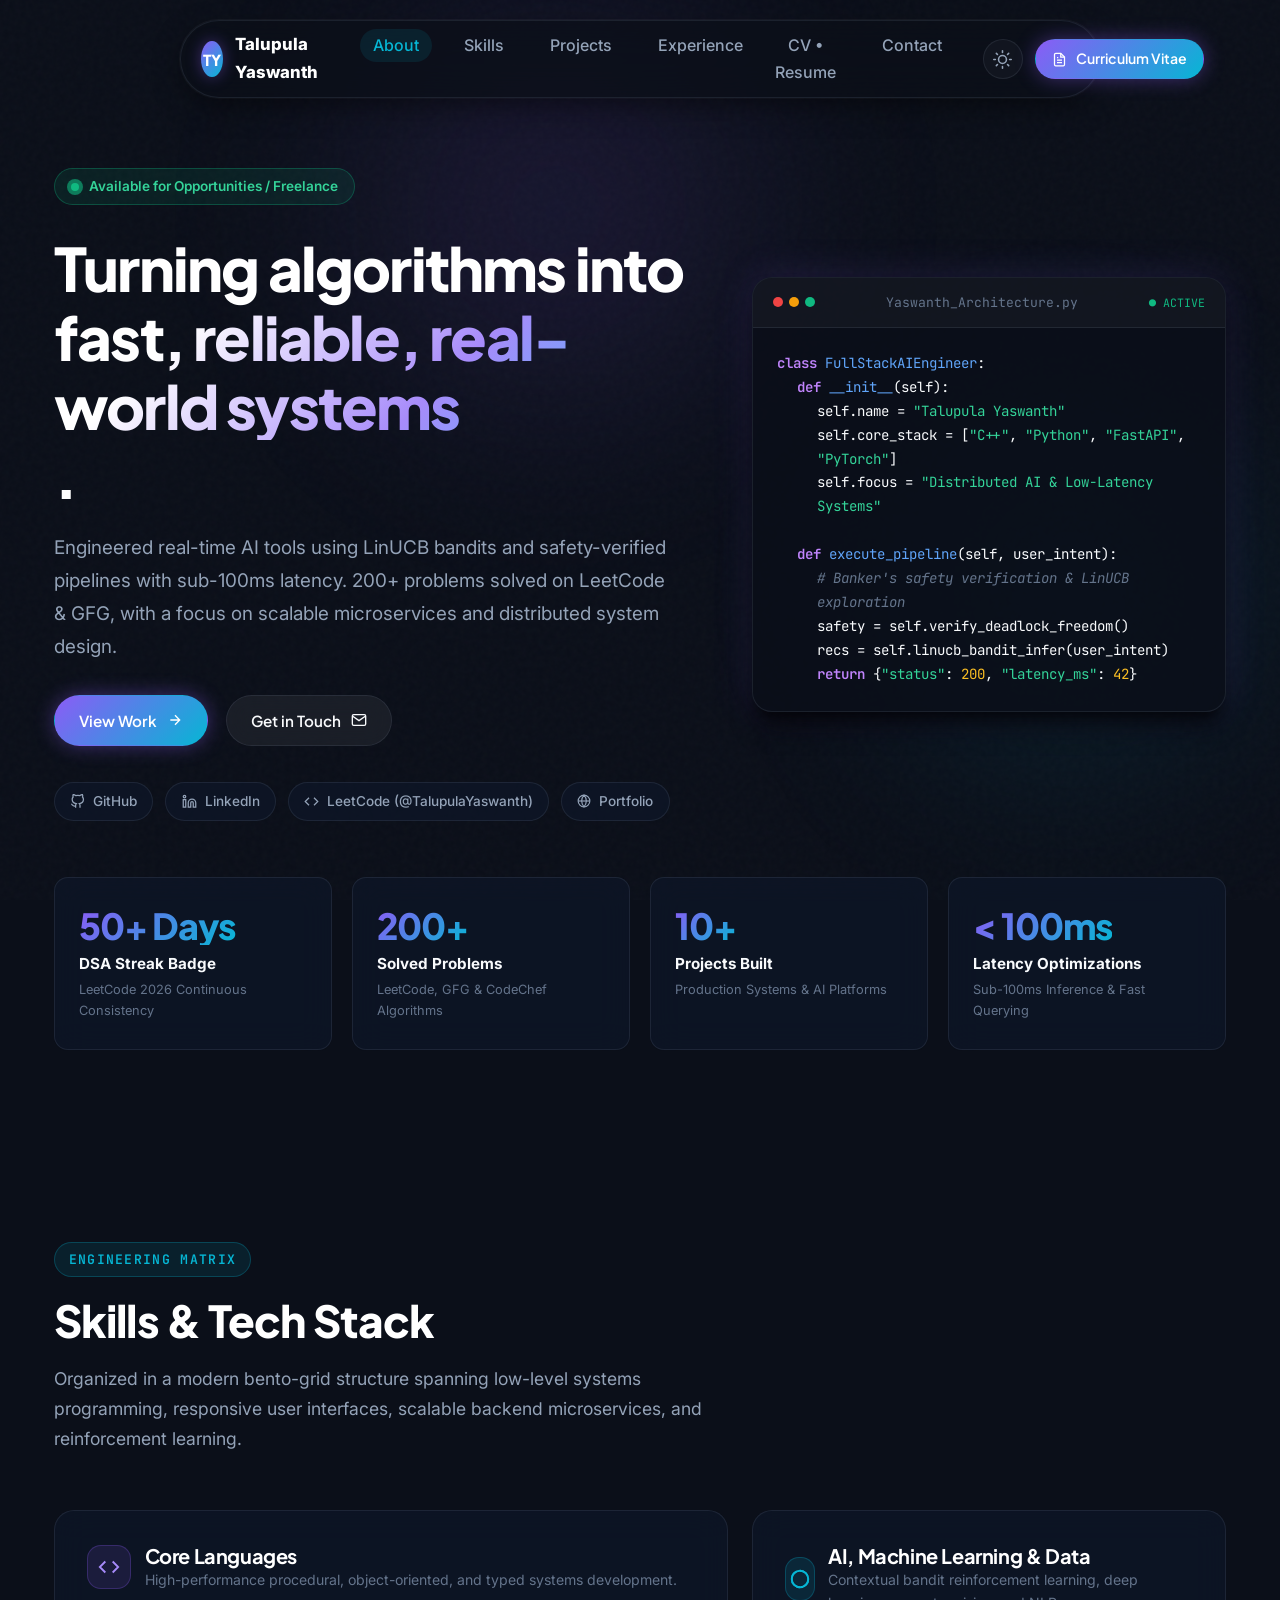
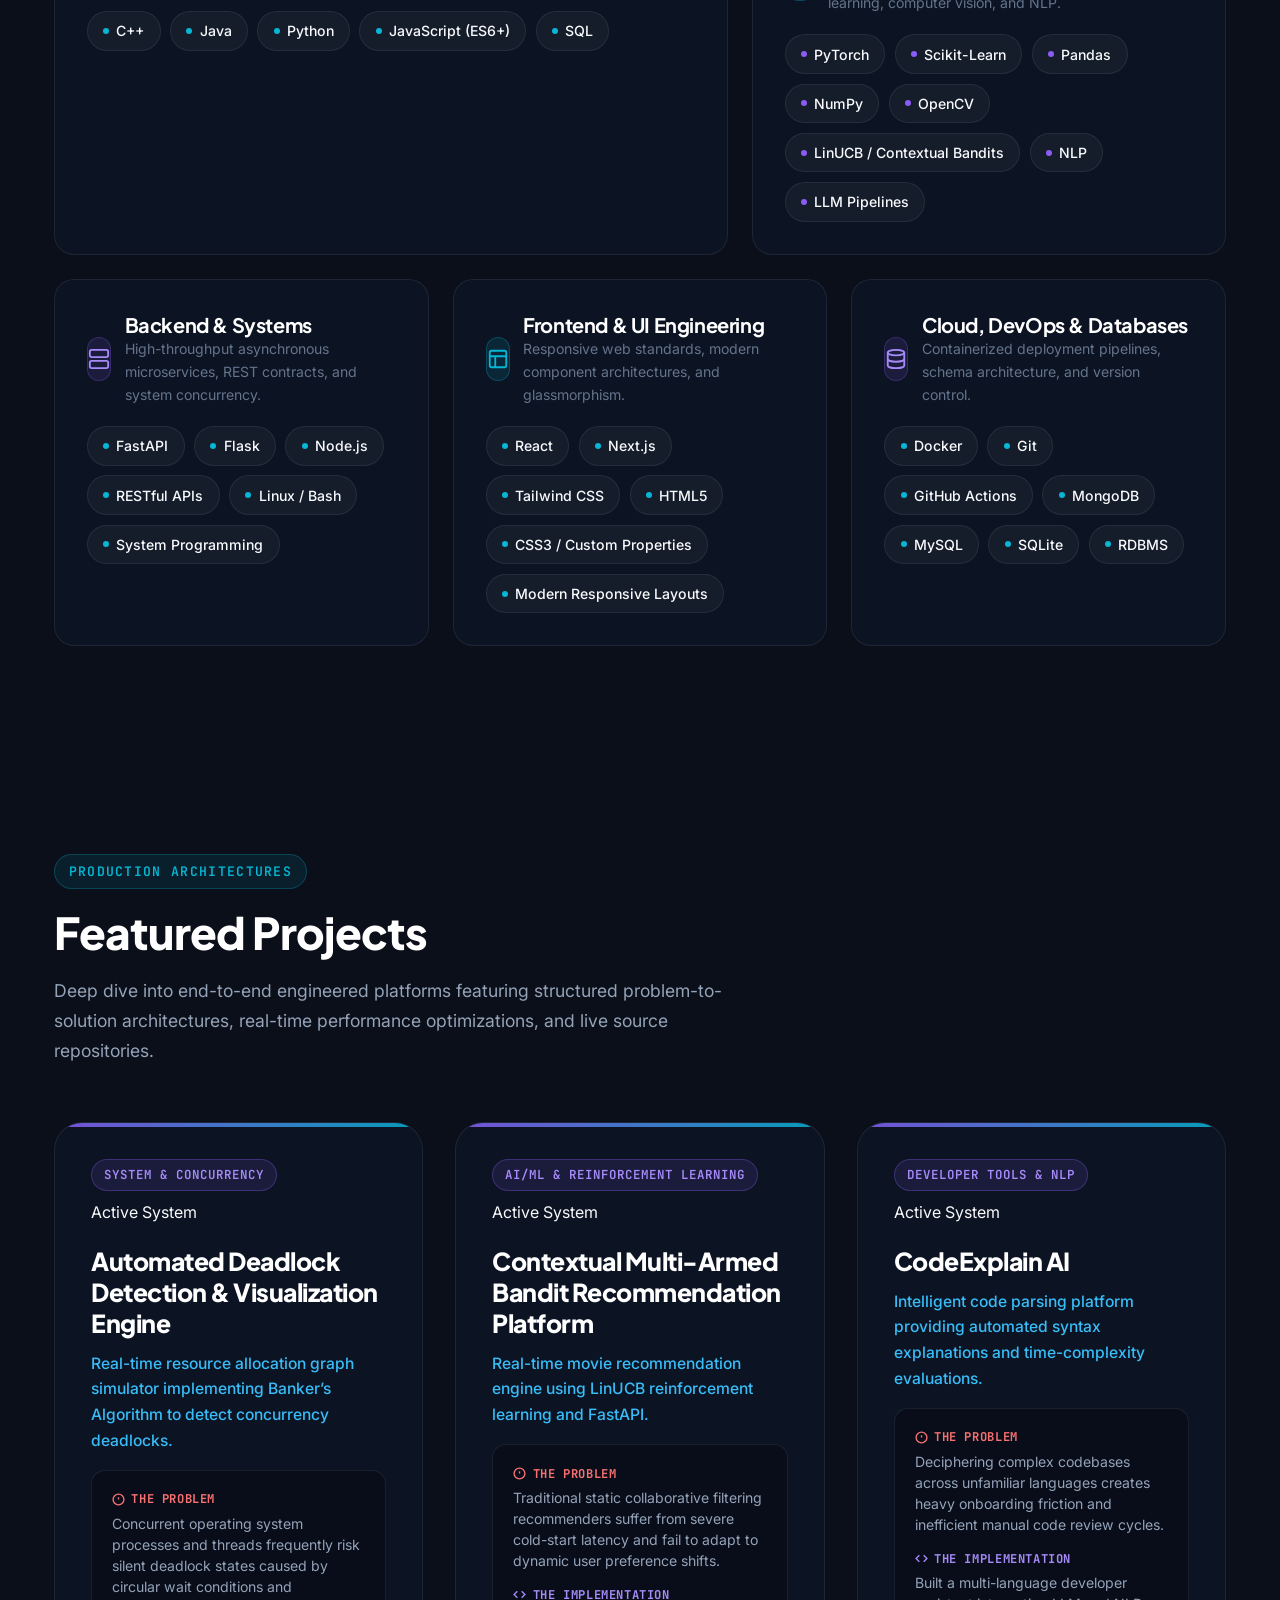
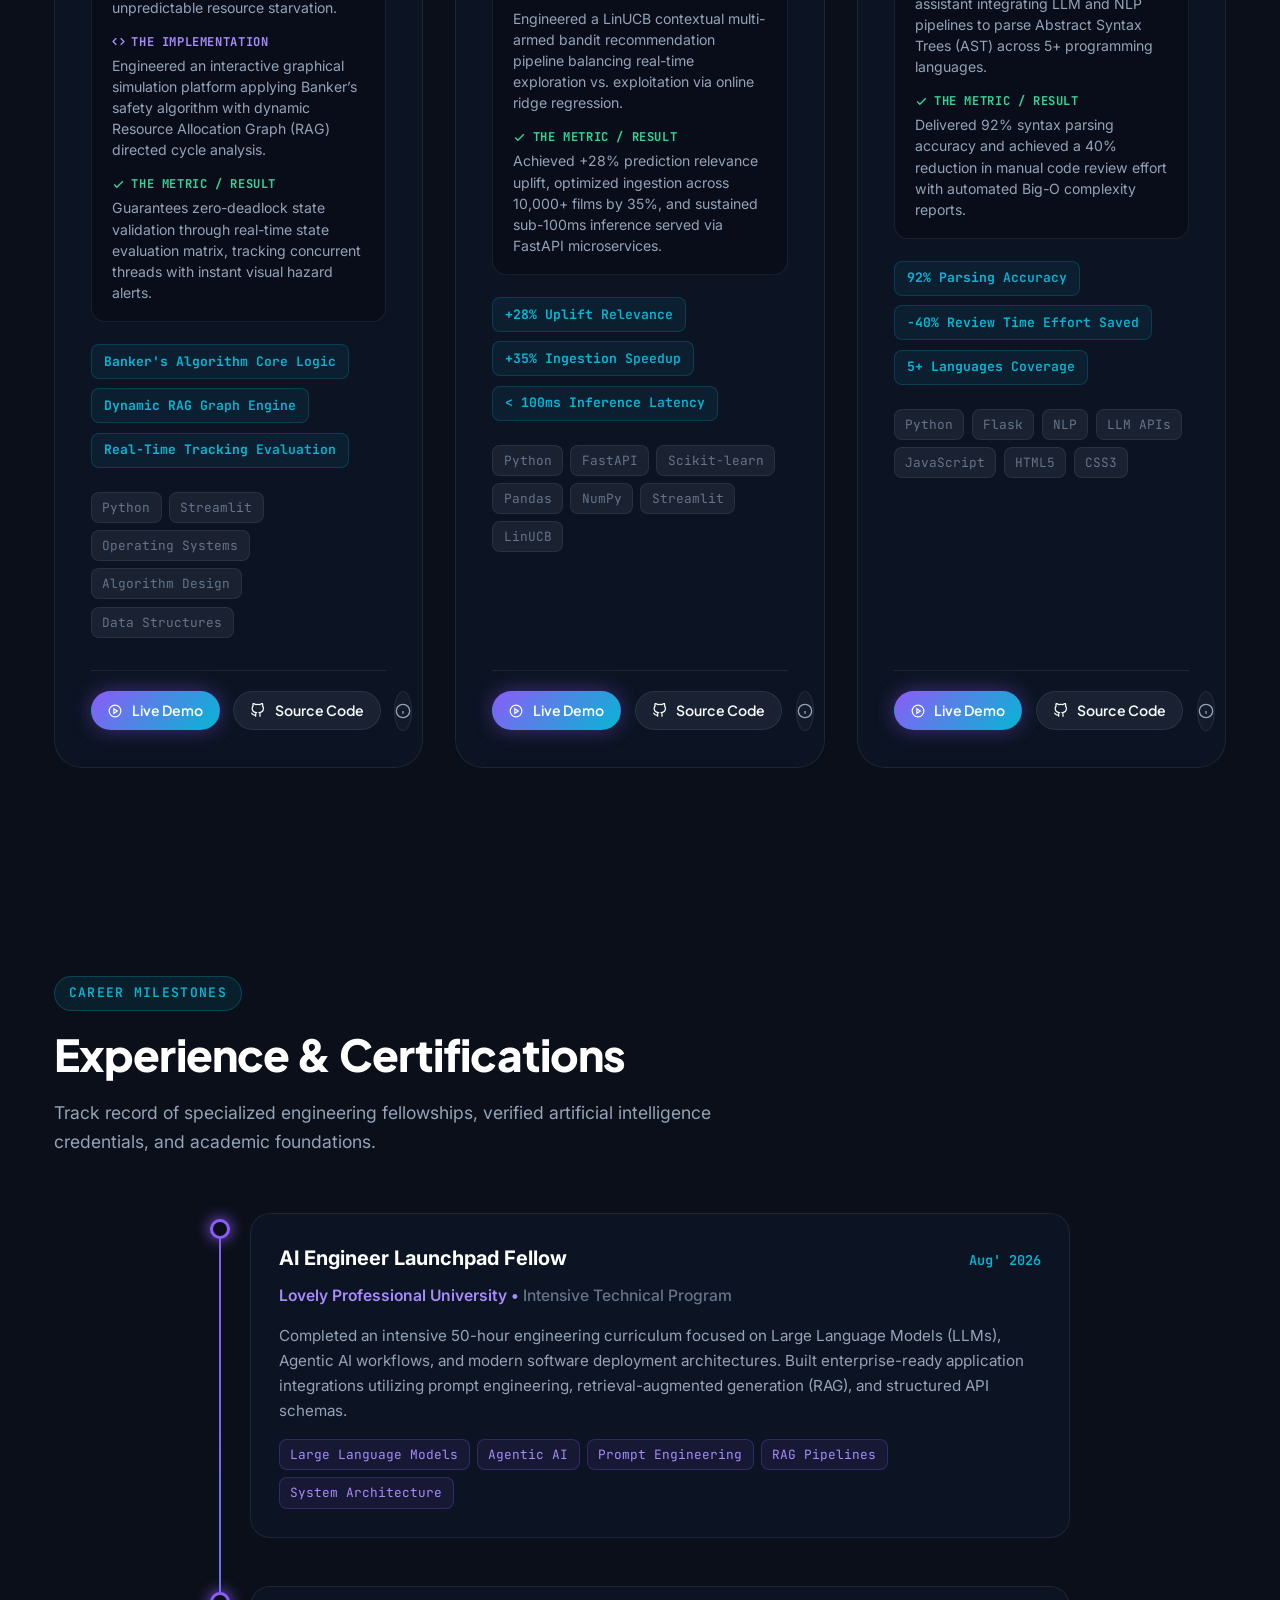
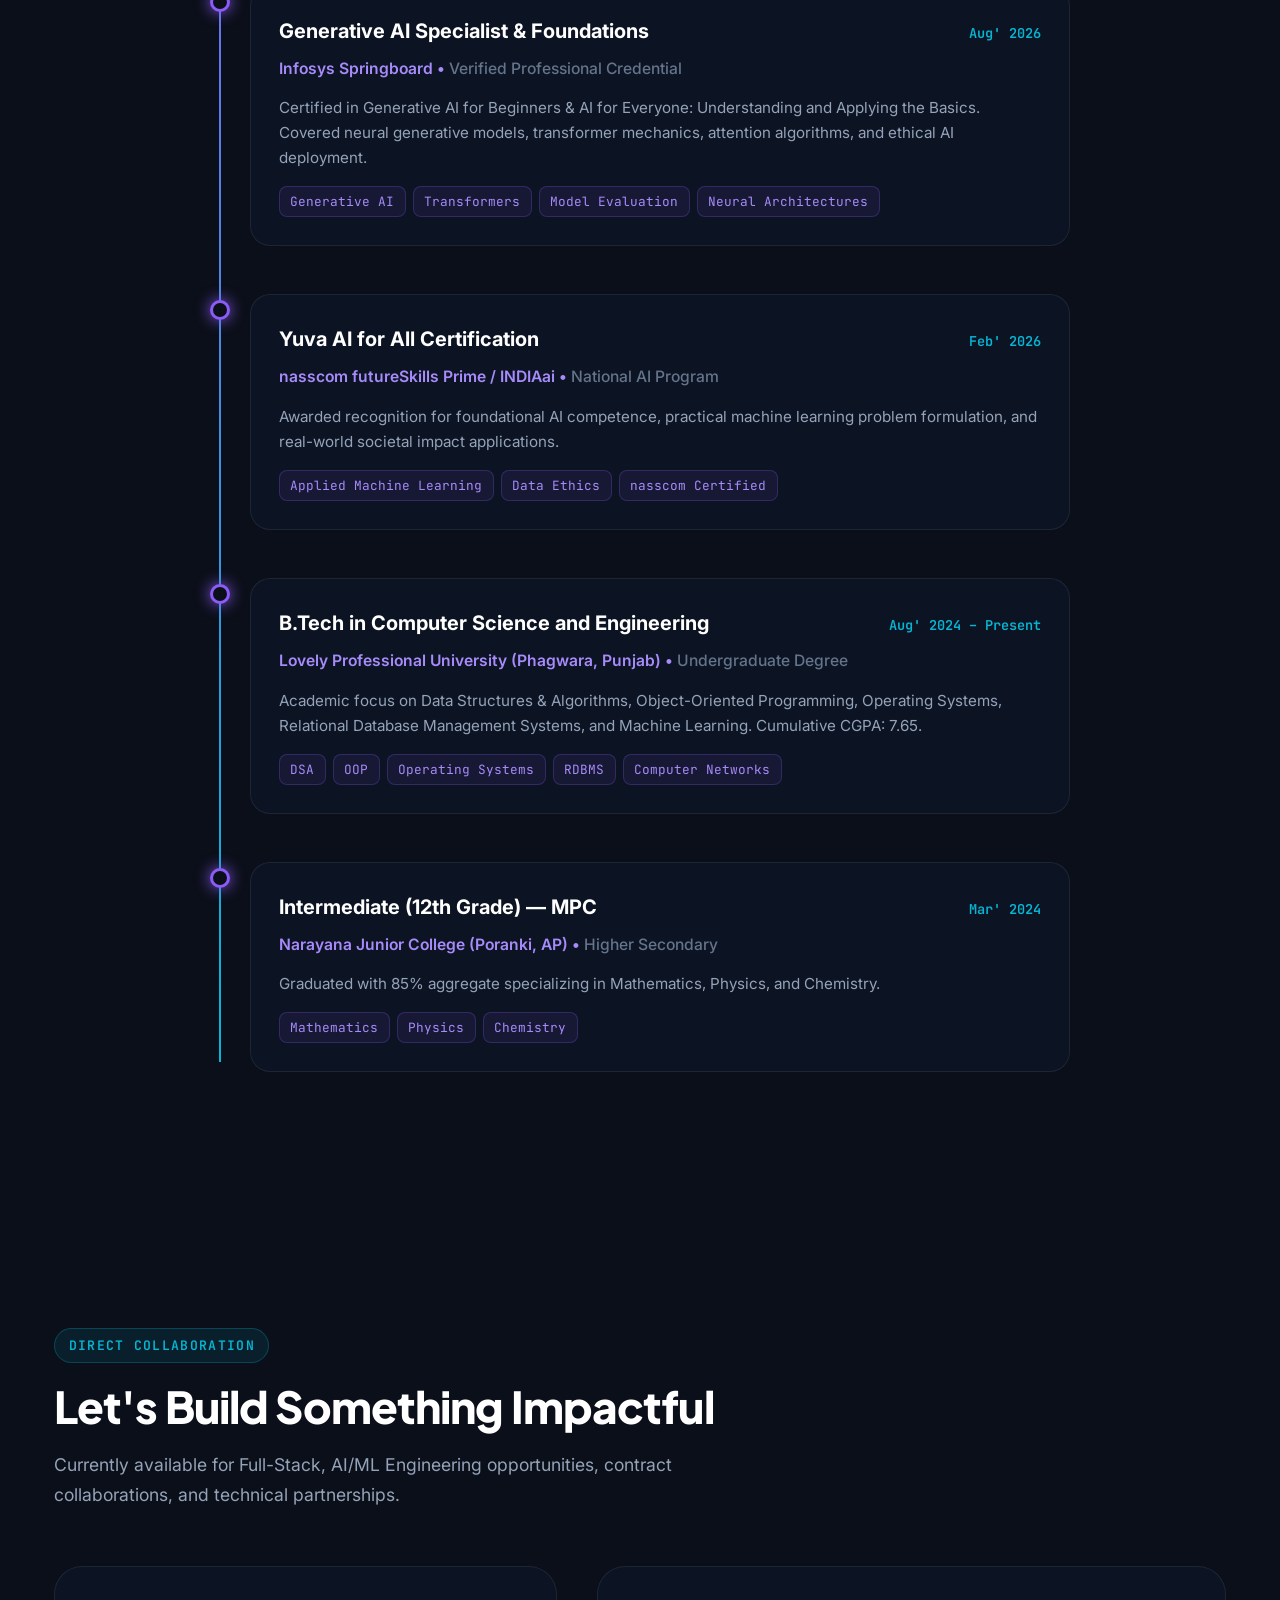
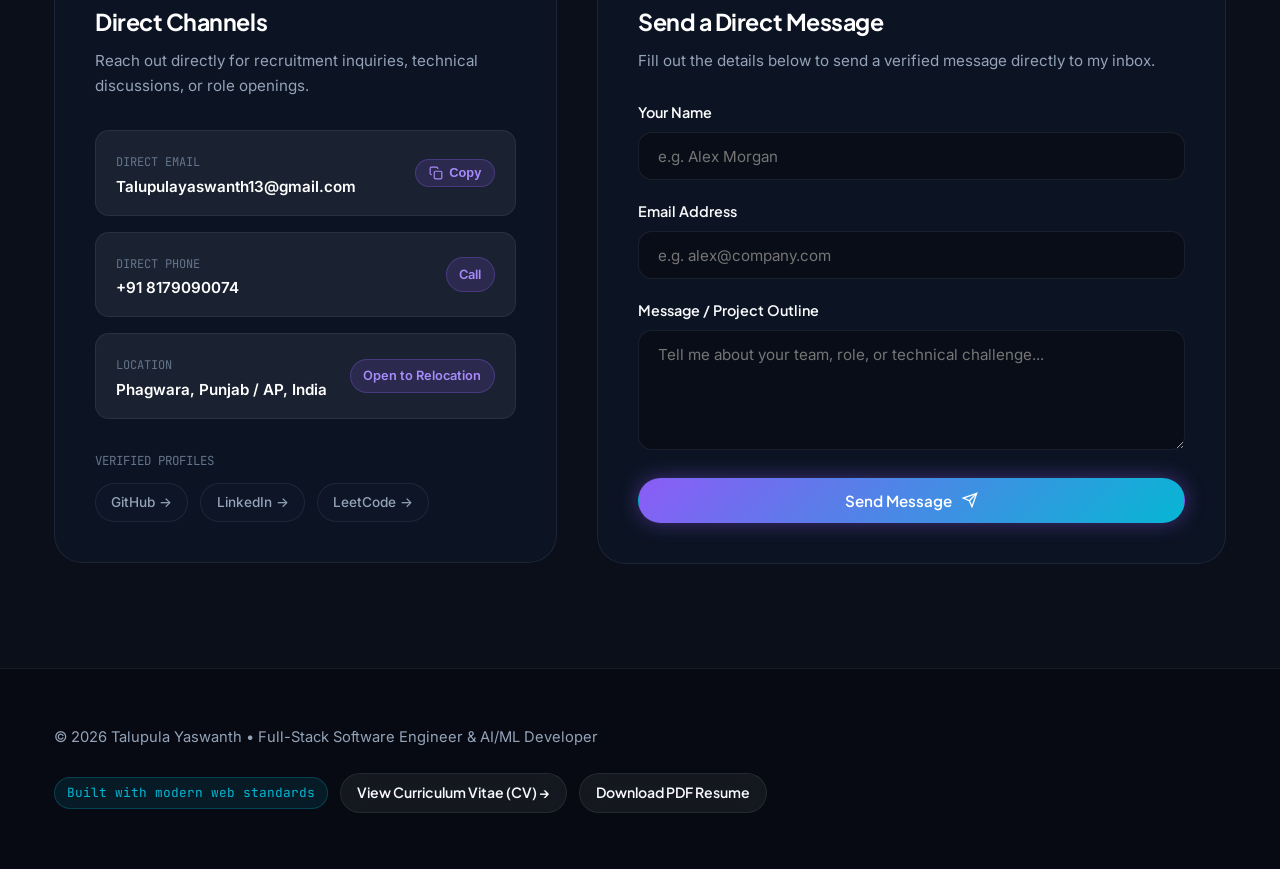
<file: index.html>
<!DOCTYPE html>
<html lang="en" data-theme="dark">
<head>
  <meta charset="UTF-8">
  <meta name="viewport" content="width=device-width, initial-scale=1.0">
  <title>Talupula Yaswanth | Full-Stack Software Engineer &amp; AI/ML Developer</title>
  <meta name="description" content="Turning algorithms into fast, reliable, real-world systems. Portfolio of Talupula Yaswanth — Full-Stack Developer &amp; AI/ML Engineer.">
  
  <!-- Favicon -->
  <link rel="icon" type="image/svg+xml" href="favicon.svg">

  <!-- Open Graph & Social Meta Tags -->
  <meta property="og:type" content="website">
  <meta property="og:title" content="Talupula Yaswanth | Full-Stack &amp; AI Engineer">
  <meta property="og:description" content="Portfolio showcasing distributed systems, AI/ML architectures, and full-stack platforms.">
  <meta property="og:image" content="https://talupulayaswanth.github.io/portfolio/assets/preview.png">
  <meta property="og:url" content="https://talupulayaswanth.github.io/portfolio/">
  <meta name="twitter:card" content="summary_large_image">
  <meta name="twitter:title" content="Talupula Yaswanth | Full-Stack &amp; AI Engineer">
  <meta name="twitter:description" content="Portfolio showcasing distributed systems, AI/ML architectures, and full-stack platforms.">
  <meta name="twitter:image" content="https://talupulayaswanth.github.io/portfolio/assets/preview.png">

  <!-- Fonts: Plus Jakarta Sans, Inter & JetBrains Mono -->
  <link rel="preconnect" href="https://fonts.googleapis.com">
  <link rel="preconnect" href="https://fonts.gstatic.com" crossorigin>
  <link href="https://fonts.googleapis.com/css2?family=Inter:wght@300;400;500;600;700;800&family=JetBrains+Mono:wght@400;500;600;700&family=Plus+Jakarta+Sans:wght@400;500;600;700;800;900&display=swap" rel="stylesheet">

  <!-- Core Styles -->
  <link rel="stylesheet" href="css/style.css?v=7">
  <link rel="stylesheet" href="css/print.css?v=5">

  <!-- Immediate Zero-Flicker Theme Detection -->
  <script>
    (function() {
      const theme = localStorage.getItem('portfolio_theme') || 'dark';
      document.documentElement.setAttribute('data-theme', theme);
    })();
  </script>
</head>
<body>
  <!-- Ambient Radial Mesh Gradient Accents -->
  <div class="ambient-mesh" aria-hidden="true"></div>
  <div class="noise-overlay" aria-hidden="true"></div>

  <!-- Floating Backdrop-Blurred Pill Navbar -->
  <div class="floating-nav-wrapper">
    <header class="floating-nav">
      <!-- Monogram Logo -->
      <a href="#about" class="nav-monogram" aria-label="Talupula Yaswanth Home">
        <div class="monogram-badge">TY</div>
        <span>Talupula Yaswanth</span>
      </a>

      <!-- Smooth-Scroll Navigation Links -->
      <nav>
        <ul class="nav-links">
          <li><a href="#about" class="nav-link active">About</a></li>
          <li><a href="#competencies" class="nav-link">Skills</a></li>
          <li><a href="#projects" class="nav-link">Projects</a></li>
          <li><a href="#experience" class="nav-link">Experience</a></li>
          <li><a href="cv.html" class="nav-link">CV &bull; Resume</a></li>
          <li><a href="#contact" class="nav-link">Contact</a></li>
        </ul>
      </nav>

      <div class="nav-actions">
        <button id="theme-toggle" class="icon-btn" aria-label="Toggle Dark/Light Mode" title="Toggle Theme">
          <svg width="20" height="20" viewBox="0 0 24 24" fill="none" stroke="currentColor" stroke-width="2">
            <circle cx="12" cy="12" r="5"></circle>
            <line x1="12" y1="1" x2="12" y2="3"></line>
            <line x1="12" y1="21" x2="12" y2="23"></line>
            <line x1="4.22" y1="4.22" x2="5.64" y2="5.64"></line>
            <line x1="18.36" y1="18.36" x2="19.78" y2="19.78"></line>
            <line x1="1" y1="12" x2="3" y2="12"></line>
            <line x1="21" y1="12" x2="23" y2="12"></line>
            <line x1="4.22" y1="19.78" x2="5.64" y2="18.36"></line>
            <line x1="18.36" y1="5.64" x2="19.78" y2="4.22"></line>
          </svg>
        </button>

        <a href="cv.html" class="btn btn-glow-primary btn-sm" title="View Official Curriculum Vitae" aria-label="Open Curriculum Vitae">
          <svg width="15" height="15" viewBox="0 0 24 24" fill="none" stroke="currentColor" stroke-width="2">
            <path d="M14 2H6a2 2 0 0 0-2 2v16a2 2 0 0 0 2 2h12a2 2 0 0 0 2-2V8z"></path>
            <polyline points="14 2 14 8 20 8"></polyline>
            <line x1="16" y1="13" x2="8" y2="13"></line>
            <line x1="16" y1="17" x2="8" y2="17"></line>
            <polyline points="10 9 9 9 8 9"></polyline>
          </svg>
          <span>Curriculum Vitae</span>
        </a>
      </div>
    </header>
  </div>

  <main>
    <!-- ====================================================================
         1. Hero Section
         ==================================================================== -->
    <section id="about" class="hero-section">
      <div class="container">
        <div class="hero-grid">
          <div class="hero-content">
            <!-- Live Availability Badge -->
            <div class="live-badge">
              <span class="pulse-dot"></span>
              <span id="availability-text">Available for Opportunities / Freelance</span>
            </div>

            <!-- High-Impact Headline -->
            <h1 class="hero-headline">
              Turning algorithms into <span class="text-gradient">fast, reliable, real-world systems</span>.
            </h1>

            <!-- Subtitle with Concrete Outcomes -->
            <p id="hero-subtitle" class="hero-subtitle">
              Engineered real-time AI tools using LinUCB bandits and safety-verified pipelines with sub-100ms latency. 200+ problems solved on LeetCode &amp; GFG, with a focus on scalable microservices and distributed system design.
            </p>

            <!-- Dual Action CTAs -->
            <div class="hero-cta-row">
              <a href="#projects" class="btn btn-glow-primary">
                View Work
                <svg width="16" height="16" viewBox="0 0 24 24" fill="none" stroke="currentColor" stroke-width="2"><path d="M5 12h14M12 5l7 7-7 7"/></svg>
              </a>
              <a href="#contact" class="btn btn-frosted-secondary">
                Get in Touch
                <svg width="16" height="16" viewBox="0 0 24 24" fill="none" stroke="currentColor" stroke-width="2"><path d="M4 4h16c1.1 0 2 .9 2 2v12c0 1.1-.9 2-2 2H4c-1.1 0-2-.9-2-2V6c0-1.1.9-2 2-2z"/><polyline points="22,6 12,13 2,6"/></svg>
              </a>
            </div>

            <!-- Social Links Row: Verified Handles Only -->
            <div class="social-pills-row">
              <a href="https://github.com/TalupulaYaswanth" target="_blank" rel="noopener noreferrer" class="social-link-pill" title="GitHub Profile">
                <svg width="15" height="15" viewBox="0 0 24 24" fill="none" stroke="currentColor" stroke-width="2"><path d="M9 19c-5 1.5-5-2.5-7-3m14 6v-3.87a3.37 3.37 0 0 0-.94-2.61c3.14-.35 6.44-1.54 6.44-7A5.44 5.44 0 0 0 20 4.77 5.07 5.07 0 0 0 19.91 1S18.73.65 16 2.48a13.38 13.38 0 0 0-7 0C6.27.65 5.09 1 5.09 1A5.07 5.07 0 0 0 5 4.77a5.44 5.44 0 0 0-1.5 3.78c0 5.42 3.3 6.61 6.44 7A3.37 3.37 0 0 0 9 18.13V22"/></svg>
                GitHub
              </a>
              <a href="https://linkedin.com/in/talupula-yaswanth" target="_blank" rel="noopener noreferrer" class="social-link-pill" title="LinkedIn Profile">
                <svg width="15" height="15" viewBox="0 0 24 24" fill="none" stroke="currentColor" stroke-width="2"><path d="M16 8a6 6 0 0 1 6 6v7h-4v-7a2 2 0 0 0-2-2 2 2 0 0 0-2 2v7h-4v-7a6 6 0 0 1 6-6z"/><rect x="2" y="9" width="4" height="12"/><circle cx="4" cy="4" r="2"/></svg>
                LinkedIn
              </a>
              <a href="https://leetcode.com/u/TalupulaYaswanth" target="_blank" rel="noopener noreferrer" class="social-link-pill" title="LeetCode 50 Days Badge &amp; 200+ Solved">
                <svg width="15" height="15" viewBox="0 0 24 24" fill="none" stroke="currentColor" stroke-width="2"><polyline points="16 18 22 12 16 6"/><polyline points="8 6 2 12 8 18"/></svg>
                LeetCode (@TalupulaYaswanth)
              </a>
              <a href="https://talupulayaswanth.github.io/portfolio" target="_blank" rel="noopener noreferrer" class="social-link-pill" title="Live Web Portfolio">
                <svg width="14" height="14" viewBox="0 0 24 24" fill="none" stroke="currentColor" stroke-width="2"><circle cx="12" cy="12" r="10"/><line x1="2" y1="12" x2="22" y2="12"/><path d="M12 2a15.3 15.3 0 0 1 4 10 15.3 15.3 0 0 1-4 10 15.3 15.3 0 0 1-4-10 15.3 15.3 0 0 1 4-10z"/></svg>
                Portfolio
              </a>
            </div>
          </div>

          <!-- Interactive Code / System Terminal Bento Widget (Mobile Friendly) -->
          <div class="terminal-bento-card" data-tilt>
            <div class="terminal-chrome">
              <div class="traffic-lights">
                <span class="traffic-dot dot-red"></span>
                <span class="traffic-dot dot-yellow"></span>
                <span class="traffic-dot dot-green"></span>
              </div>
              <span class="terminal-title">Yaswanth_Architecture.py</span>
              <span style="font-family: var(--font-mono); font-size: 0.72rem; color: var(--accent-emerald);">● ACTIVE</span>
            </div>
            <div class="terminal-body">
              <div><span class="code-keyword">class</span> <span class="code-fn">FullStackAIEngineer</span>:</div>
              <div style="padding-left: 1.25rem;"><span class="code-keyword">def</span> <span class="code-fn">__init__</span>(self):</div>
              <div style="padding-left: 2.5rem;">self.name = <span class="code-str">"Talupula Yaswanth"</span></div>
              <div style="padding-left: 2.5rem;">self.core_stack = [<span class="code-str">"C++"</span>, <span class="code-str">"Python"</span>, <span class="code-str">"FastAPI"</span>, <span class="code-str">"PyTorch"</span>]</div>
              <div style="padding-left: 2.5rem;">self.focus = <span class="code-str">"Distributed AI &amp; Low-Latency Systems"</span></div>
              <br>
              <div style="padding-left: 1.25rem;"><span class="code-keyword">def</span> <span class="code-fn">execute_pipeline</span>(self, user_intent):</div>
              <div style="padding-left: 2.5rem;"><span class="code-comment"># Banker's safety verification &amp; LinUCB exploration</span></div>
              <div style="padding-left: 2.5rem;">safety = self.verify_deadlock_freedom()</div>
              <div style="padding-left: 2.5rem;">recs = self.linucb_bandit_infer(user_intent)</div>
              <div style="padding-left: 2.5rem;"><span class="code-keyword">return</span> {<span class="code-str">"status"</span>: <span class="code-num">200</span>, <span class="code-str">"latency_ms"</span>: <span class="code-num">42</span>}</div>
            </div>
          </div>
        </div>

        <!-- Social Proof / Quick Metrics Row -->
        <div id="quick-metrics-container" class="metrics-bento-grid">
          <!-- Rendered dynamically by app.js: 50+ Days DSA, 200+ Solved, 10+ Built, <100ms Latency -->
        </div>
      </div>
    </section>

    <!-- ====================================================================
         2. Skills & Tech Stack (Bento-Grid Structure)
         ==================================================================== -->
    <section id="skills" class="section">
      <div class="container">
        <div class="section-header">
          <span class="section-tag">Engineering Matrix</span>
          <h2 class="section-title">Skills &amp; Tech Stack</h2>
          <p class="section-desc">
            Organized in a modern bento-grid structure spanning low-level systems programming, responsive user interfaces, scalable backend microservices, and reinforcement learning.
          </p>
        </div>

        <div id="bento-skills-container" class="bento-skills-grid">
          <!-- Rendered dynamically by app.js: 5 Bento Categories -->
        </div>
      </div>
    </section>

    <!-- ====================================================================
         3. Featured Projects (Bento Showcase with 3D Tilt)
         ==================================================================== -->
    <section id="projects" class="section">
      <div class="container">
        <div class="section-header">
          <span class="section-tag">Production Architectures</span>
          <h2 class="section-title">Featured Projects</h2>
          <p class="section-desc">
            Deep dive into end-to-end engineered platforms featuring structured problem-to-solution architectures, real-time performance optimizations, and live source repositories.
          </p>
        </div>

        <div id="featured-projects-container" class="projects-bento-grid">
          <!-- Rendered dynamically by app.js: Deadlock Detection, LinUCB Recommender, CodeExplain AI -->
        </div>
      </div>
    </section>

    <!-- ====================================================================
         4. Experience & Certifications (Vertical Glowing Timeline)
         ==================================================================== -->
    <section id="experience" class="section">
      <div class="container">
        <div class="section-header">
          <span class="section-tag">Career Milestones</span>
          <h2 class="section-title">Experience &amp; Certifications</h2>
          <p class="section-desc">
            Track record of specialized engineering fellowships, verified artificial intelligence credentials, and academic foundations.
          </p>
        </div>

        <div id="experience-timeline-container" class="experience-timeline">
          <!-- Rendered dynamically by app.js: AI Launchpad, Infosys, nasscom, Degree -->
        </div>
      </div>
    </section>

    <!-- ====================================================================
         5. Contact & Footer
         ==================================================================== -->
    <section id="contact" class="section">
      <div class="container">
        <div class="section-header">
          <span class="section-tag">Direct Collaboration</span>
          <h2 class="section-title">Let's Build Something Impactful</h2>
          <p class="section-desc">
            Currently available for Full-Stack, AI/ML Engineering opportunities, contract collaborations, and technical partnerships.
          </p>
        </div>

        <div class="contact-bento-grid">
          <!-- Contact Info & Quick Clipboard Copy Card -->
          <div class="contact-info-card" data-tilt>
            <h3 style="font-size: 1.45rem; margin-bottom: 0.75rem;">Direct Channels</h3>
            <p style="margin-bottom: 2rem; font-size: 0.95rem;">
              Reach out directly for recruitment inquiries, technical discussions, or role openings.
            </p>

            <div class="contact-quick-item">
              <div>
                <span style="font-family: var(--font-mono); font-size: 0.75rem; color: var(--text-dim); text-transform: uppercase;">Direct Email</span>
                <div style="font-weight: 600; color: var(--text-bright); font-size: 0.95rem;">Talupulayaswanth13@gmail.com</div>
              </div>
              <button id="copy-email-btn" class="copy-pill-btn" title="Copy Email to Clipboard">
                <svg width="14" height="14" viewBox="0 0 24 24" fill="none" stroke="currentColor" stroke-width="2"><rect x="9" y="9" width="13" height="13" rx="2" ry="2"/><path d="M5 15H4a2 2 0 0 1-2-2V4a2 2 0 0 1 2-2h9a2 2 0 0 1 2 2v1"/></svg>
                Copy
              </button>
            </div>

            <div class="contact-quick-item">
              <div>
                <span style="font-family: var(--font-mono); font-size: 0.75rem; color: var(--text-dim); text-transform: uppercase;">Direct Phone</span>
                <div style="font-weight: 600; color: var(--text-bright); font-size: 0.95rem;">+91 8179090074</div>
              </div>
              <a href="tel:+918179090074" class="copy-pill-btn" style="text-decoration: none;">Call</a>
            </div>

            <div class="contact-quick-item">
              <div>
                <span style="font-family: var(--font-mono); font-size: 0.75rem; color: var(--text-dim); text-transform: uppercase;">Location</span>
                <div style="font-weight: 600; color: var(--text-bright); font-size: 0.95rem;">Phagwara, Punjab / AP, India</div>
              </div>
              <span class="copy-pill-btn" style="cursor: default;">Open to Relocation</span>
            </div>

            <div style="margin-top: 2rem;">
              <span style="font-family: var(--font-mono); font-size: 0.78rem; color: var(--text-dim); text-transform: uppercase; display: block; margin-bottom: 0.75rem;">Verified Profiles</span>
              <div class="social-pills-row">
                <a href="https://github.com/TalupulaYaswanth" target="_blank" rel="noopener noreferrer" class="social-link-pill">GitHub &rarr;</a>
                <a href="https://linkedin.com/in/talupula-yaswanth" target="_blank" rel="noopener noreferrer" class="social-link-pill">LinkedIn &rarr;</a>
                <a href="https://leetcode.com/u/TalupulaYaswanth" target="_blank" rel="noopener noreferrer" class="social-link-pill">LeetCode &rarr;</a>
              </div>
            </div>
          </div>

          <!-- Embedded Contact Form with Active Form Handler -->
          <div class="contact-form-card" data-tilt>
            <h3 style="font-size: 1.45rem; margin-bottom: 0.75rem;">Send a Direct Message</h3>
            <p style="margin-bottom: 1.75rem; font-size: 0.95rem;">
              Fill out the details below to send a verified message directly to my inbox.
            </p>

            <form id="portfolio-contact-form" action="https://formspree.io/f/Talupulayaswanth13@gmail.com" method="POST">
              <div class="form-group">
                <label for="form-name" class="form-label">Your Name</label>
                <input type="text" id="form-name" name="name" class="form-input" placeholder="e.g. Alex Morgan" required>
              </div>

              <div class="form-group">
                <label for="form-email" class="form-label">Email Address</label>
                <input type="email" id="form-email" name="email" class="form-input" placeholder="e.g. alex@company.com" required>
              </div>

              <div class="form-group">
                <label for="form-message" class="form-label">Message / Project Outline</label>
                <textarea id="form-message" name="message" class="form-textarea" placeholder="Tell me about your team, role, or technical challenge..." required></textarea>
              </div>

              <button type="submit" class="btn btn-glow-primary" style="width: 100%;">
                Send Message
                <svg width="16" height="16" viewBox="0 0 24 24" fill="none" stroke="currentColor" stroke-width="2"><line x1="22" y1="2" x2="11" y2="13"/><polygon points="22 2 15 22 11 13 2 9 22 2"/></svg>
              </button>
            </form>
          </div>
        </div>
      </div>
    </section>
  </main>

  <!-- Interactive Project Architecture Modal -->
  <div id="project-modal" class="modal-overlay" role="dialog" aria-modal="true">
    <div class="modal-content">
      <button id="modal-close-btn" class="modal-close" aria-label="Close modal">&times;</button>
      <div id="modal-dynamic-body"></div>
    </div>
  </div>

  <!-- Interactive CV Showcase Pop-up Modal -->
  <div id="cv-modal" class="modal-overlay cv-modal-overlay" role="dialog" aria-modal="true" aria-labelledby="cv-modal-name">
    <div class="modal-content cv-modal-content">
      <button id="cv-modal-close-btn" class="modal-close" aria-label="Close CV modal">&times;</button>
      <div id="cv-modal-body"></div>
    </div>
  </div>

  <!-- Minimalist Footer -->
  <footer class="site-footer">
    <div class="container footer-inner">
      <p>&copy; 2026 Talupula Yaswanth &bull; Full-Stack Software Engineer &amp; AI/ML Developer</p>
      <div style="display: flex; align-items: center; gap: 0.75rem; flex-wrap: wrap;">
        <span class="footer-badge-tag">Built with modern web standards</span>
        <a href="cv.html" class="btn btn-frosted-secondary btn-sm">View Curriculum Vitae (CV) &rarr;</a>
        <a href="assets/Talupula_Yaswanth_Resume.pdf" download="Talupula_Yaswanth_Resume.pdf" class="btn btn-frosted-secondary btn-sm">Download PDF Resume</a>
      </div>
    </div>
  </footer>

  <!-- Scripts -->
  <script src="js/data.js"></script>
  <script src="js/app.js?v=9"></script>
</body>
</html>
</file>
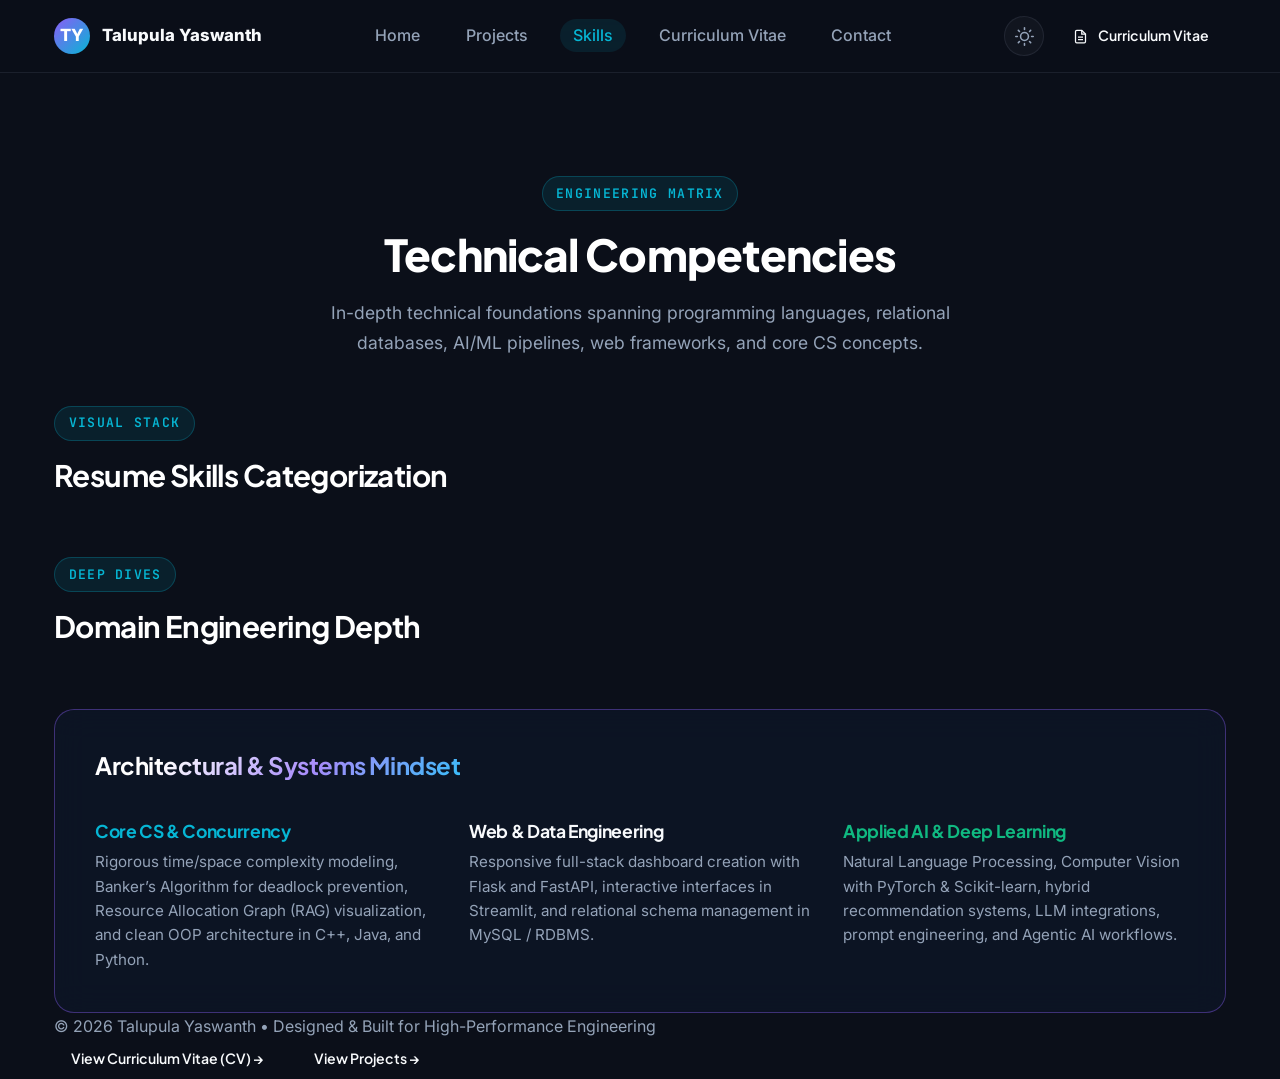
<file: competencies.html>
<!DOCTYPE html>
<html lang="en" data-theme="dark">
<head>
  <meta charset="UTF-8">
  <meta name="viewport" content="width=device-width, initial-scale=1.0">
  <title>Talupula Yaswanth | Technical Competencies & Skills Matrix</title>
  <meta name="description" content="Technical competencies of Talupula Yaswanth: Programming Languages, Databases & Storage, AI & Machine Learning, Web Development, and Core CS Concepts.">
  
  <!-- Favicon -->
  <link rel="icon" type="image/svg+xml" href="favicon.svg">

  <!-- Fonts -->
  <link rel="preconnect" href="https://fonts.googleapis.com">
  <link rel="preconnect" href="https://fonts.gstatic.com" crossorigin>
  <link href="https://fonts.googleapis.com/css2?family=Inter:wght@300;400;500;600;700&family=JetBrains+Mono:wght@400;500;600&family=Outfit:wght@500;600;700;800;900&display=swap" rel="stylesheet">

  <link rel="stylesheet" href="css/style.css?v=7">
  <link rel="stylesheet" href="css/print.css?v=5">

  <script>
    (function() {
      const theme = localStorage.getItem('portfolio_theme') || 'dark';
      document.documentElement.setAttribute('data-theme', theme);
    })();
  </script>
</head>
<body>
  <div class="ambient-bg" aria-hidden="true"></div>

  <!-- Navbar -->
  <header class="navbar">
    <div class="container nav-container">
      <a href="index.html#hero" class="nav-logo" aria-label="Talupula Yaswanth Portfolio Home">
        <div class="nav-logo-badge">TY</div>
        <span>Talupula Yaswanth</span>
      </a>

      <nav>
        <ul class="nav-links">
          <li><a href="index.html#about" class="nav-link">Home</a></li>
          <li><a href="projects.html" class="nav-link">Projects</a></li>
          <li><a href="competencies.html" class="nav-link active">Skills</a></li>
          <li><a href="cv.html" class="nav-link">Curriculum Vitae</a></li>
          <li><a href="contact.html" class="nav-link">Contact</a></li>
        </ul>
      </nav>

      <div class="nav-actions">
        <button id="theme-toggle" class="icon-btn" aria-label="Toggle Dark/Light Mode" title="Toggle Theme">
          <svg width="20" height="20" viewBox="0 0 24 24" fill="none" stroke="currentColor" stroke-width="2">
            <circle cx="12" cy="12" r="5"></circle>
            <line x1="12" y1="1" x2="12" y2="3"></line>
            <line x1="12" y1="21" x2="12" y2="23"></line>
            <line x1="4.22" y1="4.22" x2="5.64" y2="5.64"></line>
            <line x1="18.36" y1="18.36" x2="19.78" y2="19.78"></line>
            <line x1="1" y1="12" x2="3" y2="12"></line>
            <line x1="21" y1="12" x2="23" y2="12"></line>
            <line x1="4.22" y1="19.78" x2="5.64" y2="18.36"></line>
            <line x1="18.36" y1="5.64" x2="19.78" y2="4.22"></line>
          </svg>
        </button>

        <a href="cv.html" class="btn btn-primary btn-sm" title="View Official Curriculum Vitae">
          <svg width="15" height="15" viewBox="0 0 24 24" fill="none" stroke="currentColor" stroke-width="2">
            <path d="M14 2H6a2 2 0 0 0-2 2v16a2 2 0 0 0 2 2h12a2 2 0 0 0 2-2V8z"></path>
            <polyline points="14 2 14 8 20 8"></polyline>
            <line x1="16" y1="13" x2="8" y2="13"></line>
            <line x1="16" y1="17" x2="8" y2="17"></line>
          </svg>
          <span>Curriculum Vitae</span>
        </a>

        <button id="mobile-menu-toggle" class="icon-btn mobile-toggle" aria-label="Open Navigation Menu">
          <svg width="20" height="20" viewBox="0 0 24 24" fill="none" stroke="currentColor" stroke-width="2">
            <line x1="3" y1="12" x2="21" y2="12"></line>
            <line x1="3" y1="6" x2="21" y2="6"></line>
            <line x1="3" y1="18" x2="21" y2="18"></line>
          </svg>
        </button>
      </div>
    </div>
  </header>

  <main class="page-main">
    <!-- Header Banner -->
    <section class="page-header-section">
      <div class="container">
        <span class="section-tag">Engineering Matrix</span>
        <h1 class="section-title">Technical Competencies</h1>
        <p class="section-desc" style="max-width: 680px; margin: 0 auto;">
          In-depth technical foundations spanning programming languages, relational databases, AI/ML pipelines, web frameworks, and core CS concepts.
        </p>
      </div>
    </section>

    <!-- Resume Skill Categories Chips -->
    <section class="container" style="margin-bottom: 4rem;">
      <div class="section-header" style="text-align: left; margin-bottom: 2rem;">
        <span class="section-tag">Visual Stack</span>
        <h2 style="font-size: 1.85rem;">Resume Skills Categorization</h2>
      </div>
      <div id="tech-stack-container" class="tech-stack-groups-grid">
        <!-- Rendered by app.js -->
      </div>
    </section>

    <!-- Competencies Grid -->
    <section class="container">
      <div class="section-header" style="text-align: left; margin-bottom: 2rem;">
        <span class="section-tag">Deep Dives</span>
        <h2 style="font-size: 1.85rem;">Domain Engineering Depth</h2>
      </div>

      <div id="competencies-container" class="competencies-grid">
        <!-- Rendered by app.js -->
      </div>

      <!-- Additional Technical Depth Highlights -->
      <div style="margin-top: 4rem;">
        <div class="comp-card" style="border-color: var(--border-glow); padding: 2.5rem;">
          <h3 style="font-size: 1.5rem; margin-bottom: 1rem;" class="text-gradient">Architectural & Systems Mindset</h3>
          <div style="display: grid; grid-template-columns: repeat(auto-fit, minmax(280px, 1fr)); gap: 2rem; margin-top: 1.5rem;">
            <div>
              <h4 style="font-size: 1.1rem; margin-bottom: 0.5rem; color: var(--accent-cyan);">Core CS & Concurrency</h4>
              <p style="color: var(--text-muted); font-size: 0.95rem; line-height: 1.6;">
                Rigorous time/space complexity modeling, Banker’s Algorithm for deadlock prevention, Resource Allocation Graph (RAG) visualization, and clean OOP architecture in C++, Java, and Python.
              </p>
            </div>
            <div>
              <h4 style="font-size: 1.1rem; margin-bottom: 0.5rem; color: var(--accent-purple);">Web & Data Engineering</h4>
              <p style="color: var(--text-muted); font-size: 0.95rem; line-height: 1.6;">
                Responsive full-stack dashboard creation with Flask and FastAPI, interactive interfaces in Streamlit, and relational schema management in MySQL / RDBMS.
              </p>
            </div>
            <div>
              <h4 style="font-size: 1.1rem; margin-bottom: 0.5rem; color: var(--accent-emerald);">Applied AI & Deep Learning</h4>
              <p style="color: var(--text-muted); font-size: 0.95rem; line-height: 1.6;">
                Natural Language Processing, Computer Vision with PyTorch & Scikit-learn, hybrid recommendation systems, LLM integrations, prompt engineering, and Agentic AI workflows.
              </p>
            </div>
          </div>
        </div>
      </div>
    </section>
  </main>

  <!-- Interactive CV Showcase Pop-up Modal -->
  <div id="cv-modal" class="modal-overlay cv-modal-overlay" role="dialog" aria-modal="true" aria-labelledby="cv-modal-name">
    <div class="modal-content cv-modal-content">
      <button id="cv-modal-close-btn" class="modal-close" aria-label="Close CV modal">&times;</button>
      <div id="cv-modal-body"></div>
    </div>
  </div>

  <footer class="footer">
    <div class="container footer-content">
      <p>&copy; 2026 Talupula Yaswanth &bull; Designed & Built for High-Performance Engineering</p>
      <div style="display: flex; gap: 1rem; align-items: center; flex-wrap: wrap;">
        <a href="cv.html" class="btn btn-secondary btn-sm">View Curriculum Vitae (CV) &rarr;</a>
        <a href="index.html#projects" class="btn btn-primary btn-sm">View Projects &rarr;</a>
      </div>
    </div>
  </footer>

  <script src="js/data.js"></script>
  <script src="js/app.js?v=9"></script>
</body>
</html>
</file>
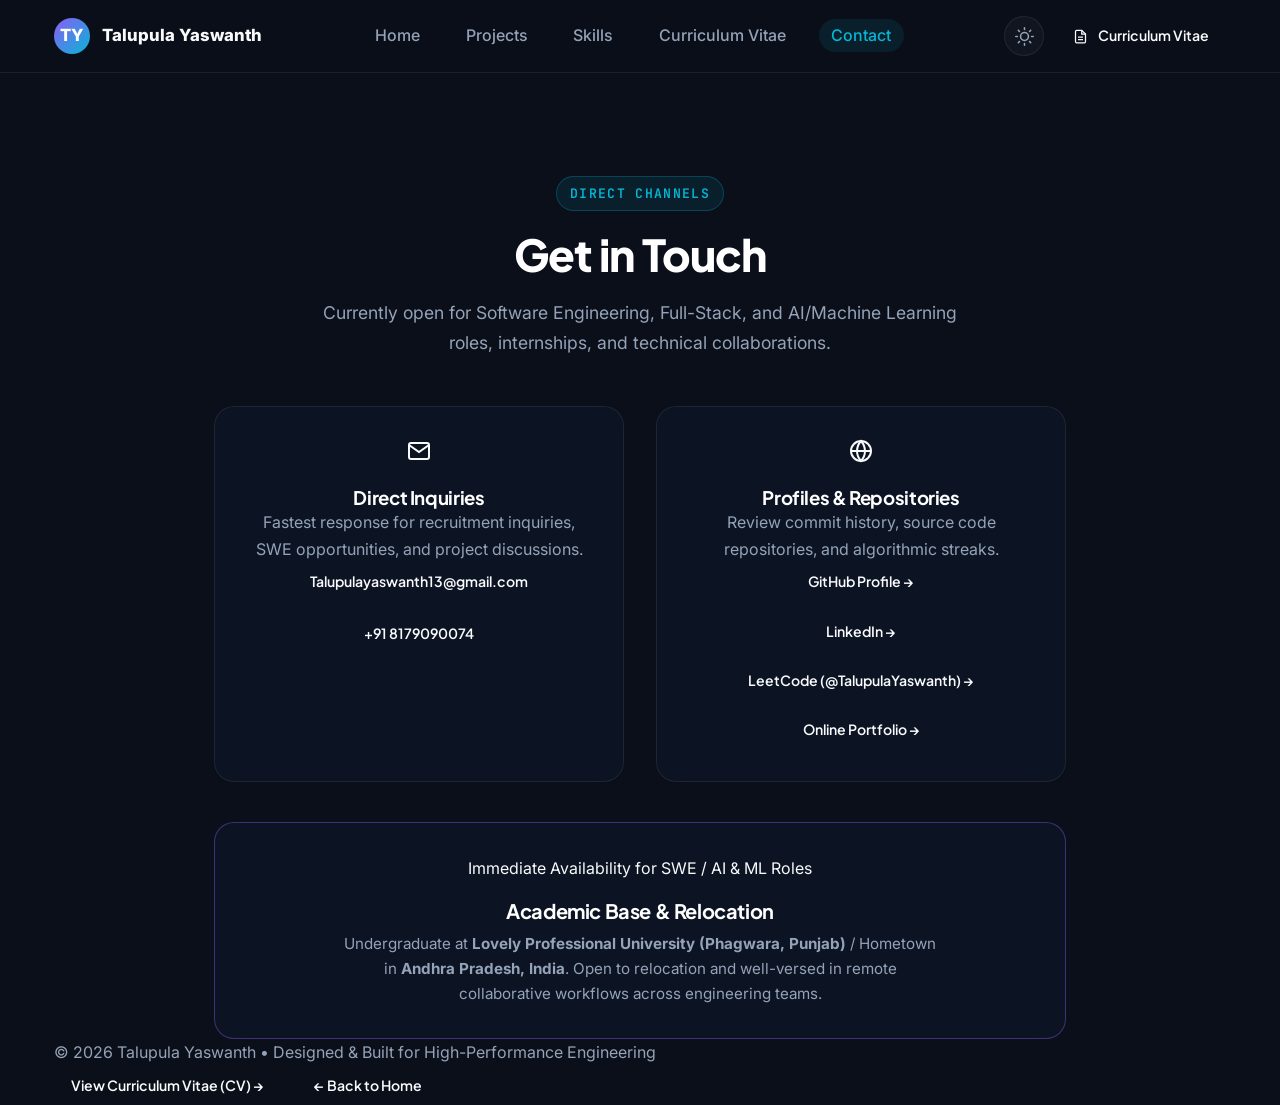
<file: contact.html>
<!DOCTYPE html>
<html lang="en" data-theme="dark">
<head>
  <meta charset="UTF-8">
  <meta name="viewport" content="width=device-width, initial-scale=1.0">
  <title>Talupula Yaswanth | Contact & Professional Connect</title>
  <meta name="description" content="Connect with Talupula Yaswanth — open for Software Engineering, Full-Stack, and AI/Machine Learning roles.">
  
  <!-- Favicon -->
  <link rel="icon" type="image/svg+xml" href="favicon.svg">

  <!-- Fonts -->
  <link rel="preconnect" href="https://fonts.googleapis.com">
  <link rel="preconnect" href="https://fonts.gstatic.com" crossorigin>
  <link href="https://fonts.googleapis.com/css2?family=Inter:wght@300;400;500;600;700&family=JetBrains+Mono:wght@400;500;600&family=Outfit:wght@500;600;700;800;900&display=swap" rel="stylesheet">

  <link rel="stylesheet" href="css/style.css?v=7">
  <link rel="stylesheet" href="css/print.css?v=5">

  <script>
    (function() {
      const theme = localStorage.getItem('portfolio_theme') || 'dark';
      document.documentElement.setAttribute('data-theme', theme);
    })();
  </script>
</head>
<body>
  <div class="ambient-bg" aria-hidden="true"></div>

  <!-- Navbar -->
  <header class="navbar">
    <div class="container nav-container">
      <a href="index.html#hero" class="nav-logo" aria-label="Talupula Yaswanth Portfolio Home">
        <div class="nav-logo-badge">TY</div>
        <span>Talupula Yaswanth</span>
      </a>

      <nav>
        <ul class="nav-links">
          <li><a href="index.html#about" class="nav-link">Home</a></li>
          <li><a href="index.html#projects" class="nav-link">Projects</a></li>
          <li><a href="index.html#competencies" class="nav-link">Skills</a></li>
          <li><a href="cv.html" class="nav-link">Curriculum Vitae</a></li>
          <li><a href="contact.html" class="nav-link active">Contact</a></li>
        </ul>
      </nav>

      <div class="nav-actions">
        <button id="theme-toggle" class="icon-btn" aria-label="Toggle Dark/Light Mode" title="Toggle Theme">
          <svg width="20" height="20" viewBox="0 0 24 24" fill="none" stroke="currentColor" stroke-width="2">
            <circle cx="12" cy="12" r="5"></circle>
            <line x1="12" y1="1" x2="12" y2="3"></line>
            <line x1="12" y1="21" x2="12" y2="23"></line>
            <line x1="4.22" y1="4.22" x2="5.64" y2="5.64"></line>
            <line x1="18.36" y1="18.36" x2="19.78" y2="19.78"></line>
            <line x1="1" y1="12" x2="3" y2="12"></line>
            <line x1="21" y1="12" x2="23" y2="12"></line>
            <line x1="4.22" y1="19.78" x2="5.64" y2="18.36"></line>
            <line x1="18.36" y1="5.64" x2="19.78" y2="4.22"></line>
          </svg>
        </button>

        <a href="cv.html" class="btn btn-primary btn-sm" title="View Official Curriculum Vitae">
          <svg width="15" height="15" viewBox="0 0 24 24" fill="none" stroke="currentColor" stroke-width="2">
            <path d="M14 2H6a2 2 0 0 0-2 2v16a2 2 0 0 0 2 2h12a2 2 0 0 0 2-2V8z"></path>
            <polyline points="14 2 14 8 20 8"></polyline>
            <line x1="16" y1="13" x2="8" y2="13"></line>
            <line x1="16" y1="17" x2="8" y2="17"></line>
          </svg>
          <span>Curriculum Vitae</span>
        </a>

        <button id="mobile-menu-toggle" class="icon-btn mobile-toggle" aria-label="Open Navigation Menu">
          <svg width="20" height="20" viewBox="0 0 24 24" fill="none" stroke="currentColor" stroke-width="2">
            <line x1="3" y1="12" x2="21" y2="12"></line>
            <line x1="3" y1="6" x2="21" y2="6"></line>
            <line x1="3" y1="18" x2="21" y2="18"></line>
          </svg>
        </button>
      </div>
    </div>
  </header>

  <main class="page-main">
    <!-- Header Banner -->
    <section class="page-header-section">
      <div class="container">
        <span class="section-tag">Direct Channels</span>
        <h1 class="section-title">Get in Touch</h1>
        <p class="section-desc" style="max-width: 680px; margin: 0 auto;">
          Currently open for Software Engineering, Full-Stack, and AI/Machine Learning roles, internships, and technical collaborations.
        </p>
      </div>
    </section>

    <!-- Contact Cards Grid -->
    <section class="container" style="max-width: 900px;">
      <div style="display: grid; grid-template-columns: repeat(auto-fit, minmax(280px, 1fr)); gap: 2rem;">
        <!-- Direct Email & Phone Card -->
        <div class="comp-card" style="align-items: center; text-align: center;">
          <div class="comp-icon-wrapper" style="margin-bottom: 1rem;">
            <svg width="24" height="24" viewBox="0 0 24 24" fill="none" stroke="currentColor" stroke-width="2"><path d="M4 4h16c1.1 0 2 .9 2 2v12c0 1.1-.9 2-2 2H4c-1.1 0-2-.9-2-2V6c0-1.1.9-2 2-2z"/><polyline points="22,6 12,13 2,6"/></svg>
          </div>
          <h3 class="comp-title">Direct Inquiries</h3>
          <p class="comp-desc">Fastest response for recruitment inquiries, SWE opportunities, and project discussions.</p>
          <div style="display: flex; flex-direction: column; gap: 0.75rem; width: 100%; margin-top: auto;">
            <a href="mailto:Talupulayaswanth13@gmail.com" class="btn btn-primary btn-sm" style="width: 100%;">
              Talupulayaswanth13@gmail.com
            </a>
            <a href="tel:+918179090074" class="btn btn-secondary btn-sm" style="width: 100%;">
              +91 8179090074
            </a>
          </div>
        </div>

        <!-- Social & Code Profiles -->
        <div class="comp-card" style="align-items: center; text-align: center;">
          <div class="comp-icon-wrapper" style="margin-bottom: 1rem;">
            <svg width="24" height="24" viewBox="0 0 24 24" fill="none" stroke="currentColor" stroke-width="2"><circle cx="12" cy="12" r="10"/><line x1="2" y1="12" x2="22" y2="12"/><path d="M12 2a15.3 15.3 0 0 1 4 10 15.3 15.3 0 0 1-4 10 15.3 15.3 0 0 1-4-10 15.3 15.3 0 0 1 4-10z"/></svg>
          </div>
          <h3 class="comp-title">Profiles & Repositories</h3>
          <p class="comp-desc">Review commit history, source code repositories, and algorithmic streaks.</p>
          <div style="display: flex; flex-direction: column; gap: 0.6rem; width: 100%; margin-top: auto;">
            <a href="https://github.com/TalupulaYaswanth" target="_blank" rel="noopener noreferrer" class="btn btn-secondary btn-sm">GitHub Profile &rarr;</a>
            <a href="https://linkedin.com/in/talupula-yaswanth" target="_blank" rel="noopener noreferrer" class="btn btn-secondary btn-sm">LinkedIn &rarr;</a>
            <a href="https://leetcode.com/u/TalupulaYaswanth" target="_blank" rel="noopener noreferrer" class="btn btn-secondary btn-sm">LeetCode (@TalupulaYaswanth) &rarr;</a>
            <a href="https://talupulayaswanth.github.io/portfolio" target="_blank" rel="noopener noreferrer" class="btn btn-secondary btn-sm">Online Portfolio &rarr;</a>
          </div>
        </div>
      </div>

      <!-- Location & Availability Banner -->
      <div class="comp-card" style="margin-top: 2.5rem; text-align: center; border-color: var(--border-glow);">
        <div class="badge-status" style="margin: 0 auto 1rem auto;">
          <span class="status-dot"></span>
          <span>Immediate Availability for SWE / AI & ML Roles</span>
        </div>
        <h4 style="font-size: 1.25rem; margin-bottom: 0.5rem;">Academic Base & Relocation</h4>
        <p style="color: var(--text-muted); font-size: 0.95rem; max-width: 600px; margin: 0 auto;">
          Undergraduate at <strong>Lovely Professional University (Phagwara, Punjab)</strong> / Hometown in <strong>Andhra Pradesh, India</strong>. Open to relocation and well-versed in remote collaborative workflows across engineering teams.
        </p>
      </div>
    </section>
  </main>

  <!-- Interactive CV Showcase Pop-up Modal -->
  <div id="cv-modal" class="modal-overlay cv-modal-overlay" role="dialog" aria-modal="true" aria-labelledby="cv-modal-name">
    <div class="modal-content cv-modal-content">
      <button id="cv-modal-close-btn" class="modal-close" aria-label="Close CV modal">&times;</button>
      <div id="cv-modal-body"></div>
    </div>
  </div>

  <footer class="footer">
    <div class="container footer-content">
      <p>&copy; 2026 Talupula Yaswanth &bull; Designed & Built for High-Performance Engineering</p>
      <div style="display: flex; gap: 1rem; align-items: center; flex-wrap: wrap;">
        <a href="cv.html" class="btn btn-secondary btn-sm">View Curriculum Vitae (CV) &rarr;</a>
        <a href="index.html#about" class="btn btn-secondary btn-sm">&larr; Back to Home</a>
      </div>
    </div>
  </footer>

  <script src="js/data.js"></script>
  <script src="js/app.js?v=9"></script>
</body>
</html>
</file>
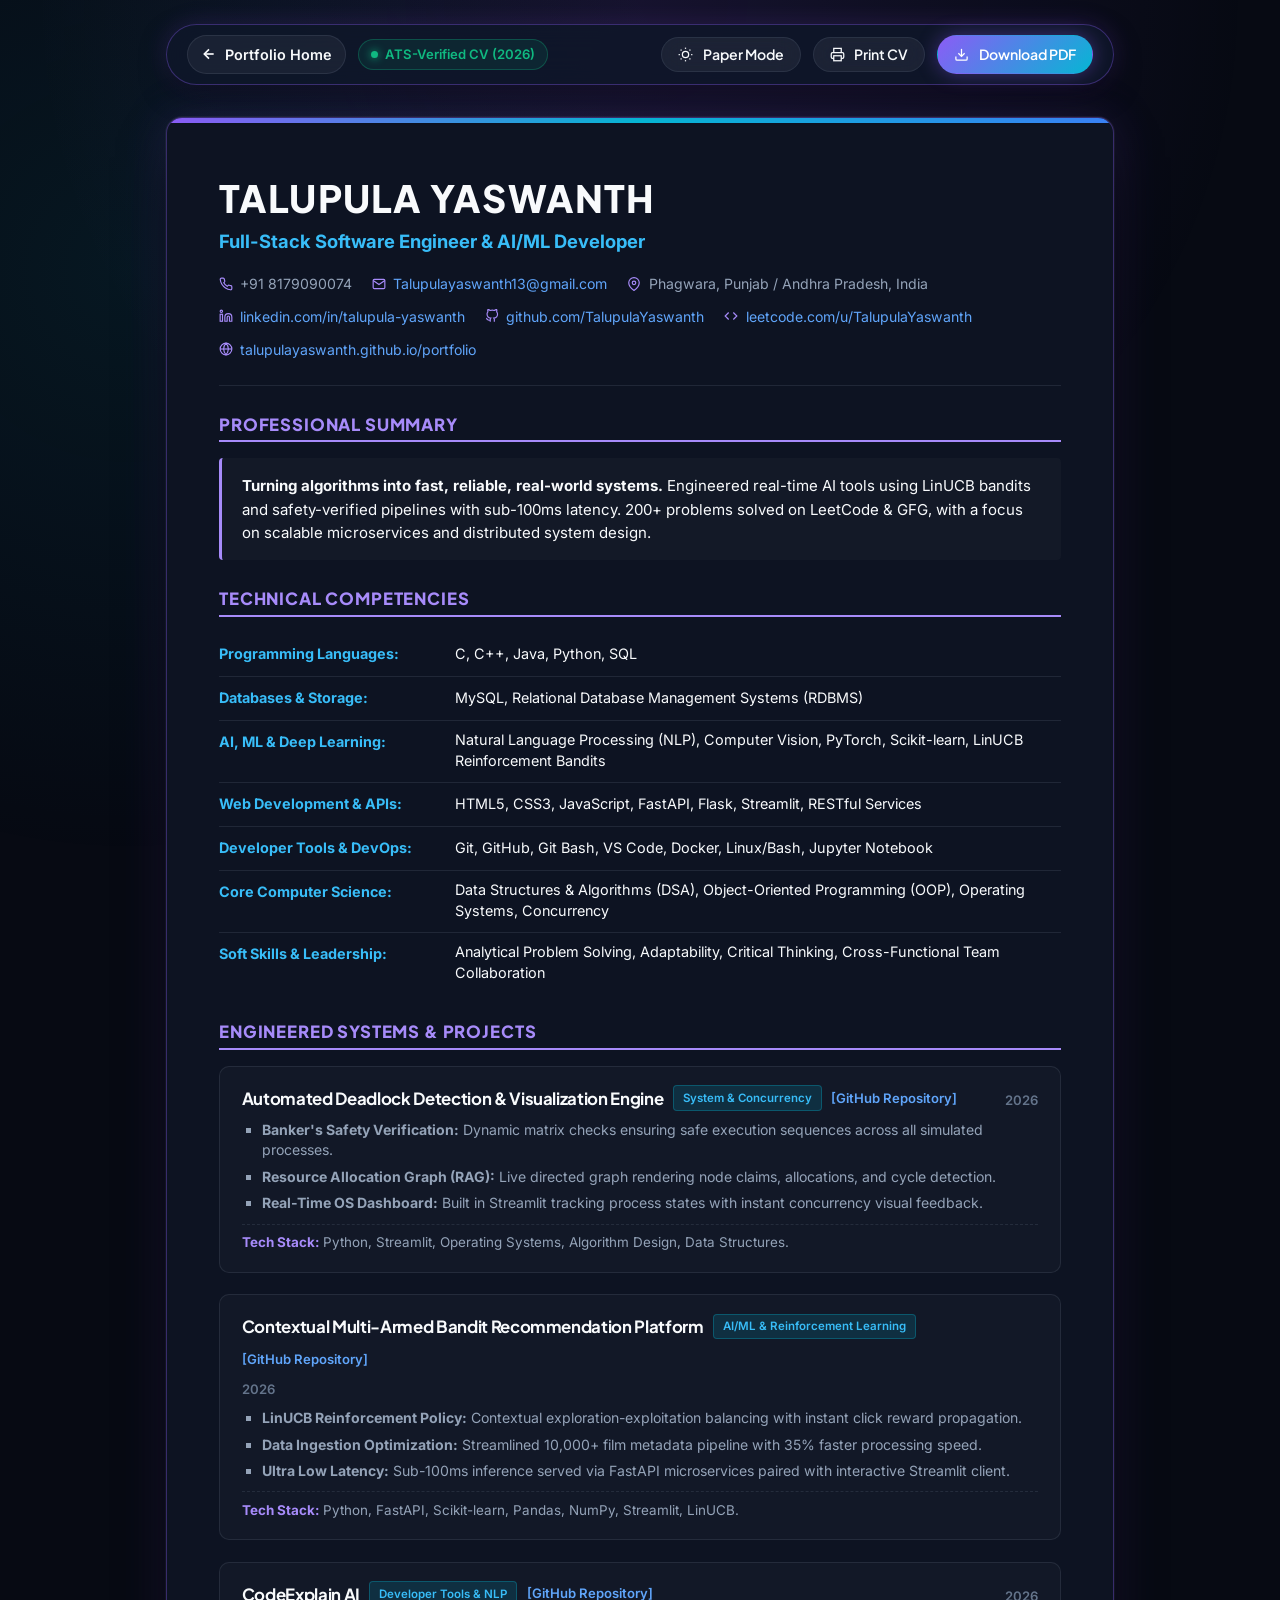
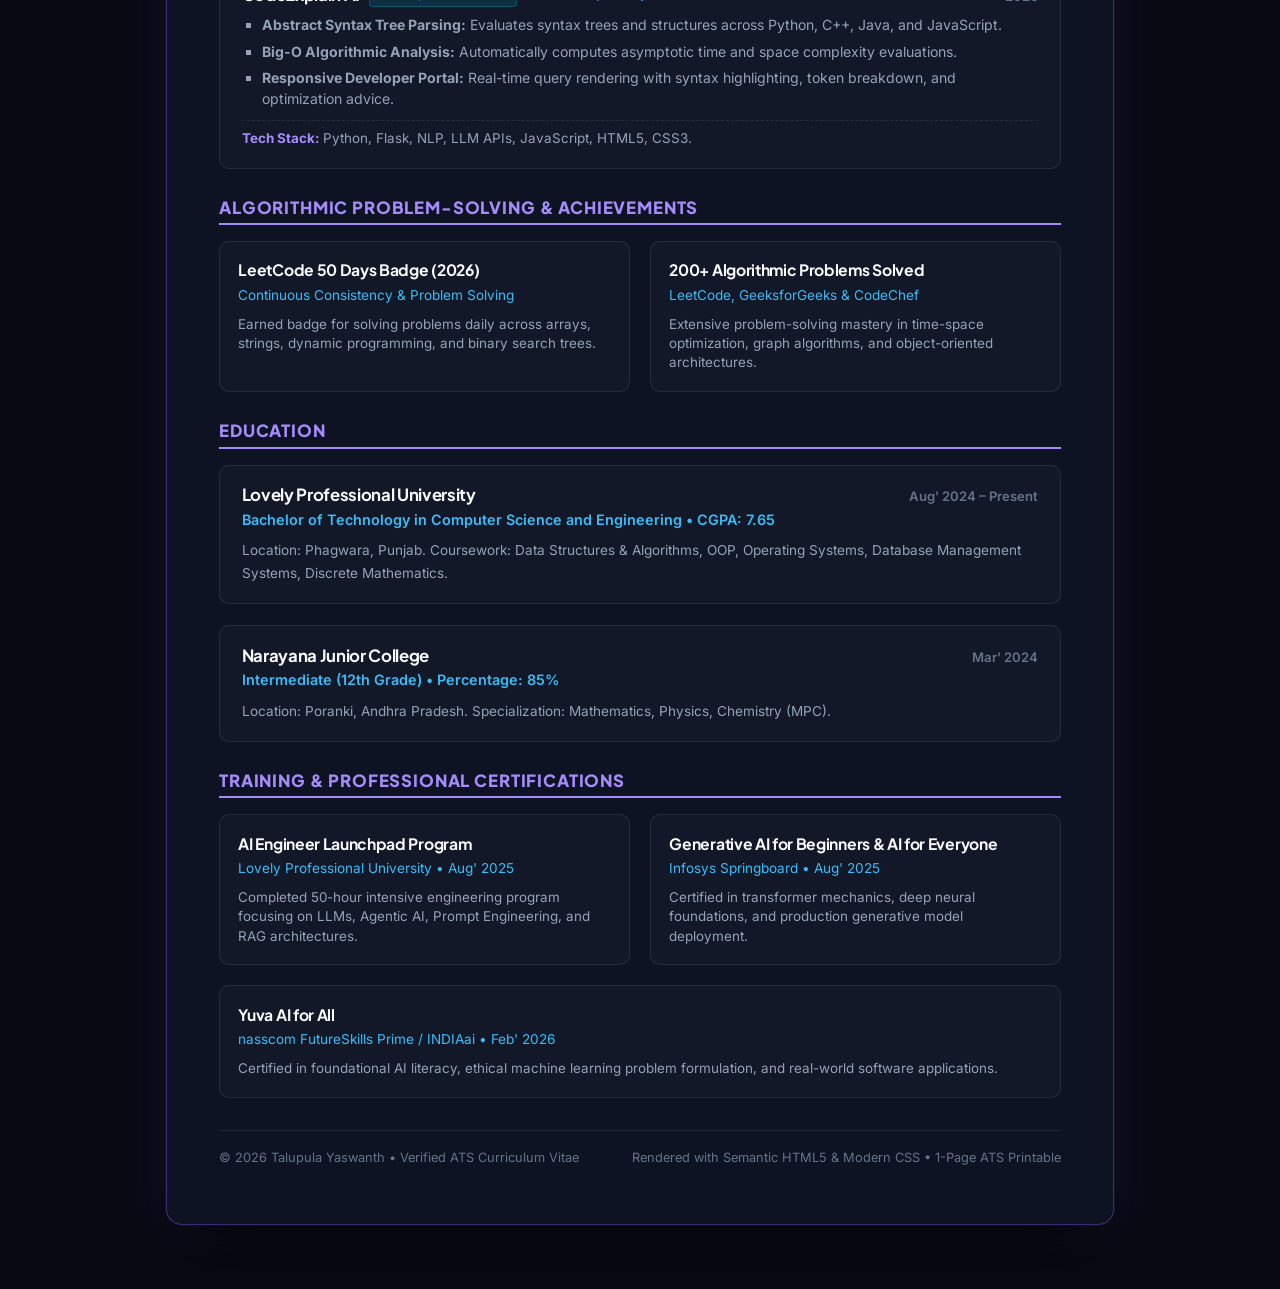
<file: cv.html>
<!DOCTYPE html>
<html lang="en" data-cv-theme="dark">
<head>
  <meta charset="UTF-8">
  <meta name="viewport" content="width=device-width, initial-scale=1.0">
  <title>Talupula Yaswanth | Curriculum Vitae &bull; Full-Stack &amp; AI Engineer</title>
  <meta name="description" content="Official Curriculum Vitae of Talupula Yaswanth — Full-Stack Software Engineer &amp; AI/ML Developer. Real-time LinUCB bandit systems, deadlock concurrency engines, and 200+ solved algorithms.">
  
  <link rel="icon" type="image/svg+xml" href="favicon.svg">

  <!-- Google Fonts: Inter, JetBrains Mono -->
  <link rel="preconnect" href="https://fonts.googleapis.com">
  <link rel="preconnect" href="https://fonts.gstatic.com" crossorigin>
  <link href="https://fonts.googleapis.com/css2?family=Inter:wght@300;400;500;600;700;800;900&family=JetBrains+Mono:wght@400;500;600;700&display=swap" rel="stylesheet">

  <link rel="stylesheet" href="css/style.css?v=9">
  <link rel="stylesheet" href="css/cv-document.css?v=2">

  <script>
    (function() {
      const theme = localStorage.getItem('portfolio_theme') || 'dark';
      document.documentElement.setAttribute('data-theme', theme);
      if (theme === 'light') {
        document.documentElement.setAttribute('data-cv-theme', 'paper-light');
      }
    })();
  </script>
</head>
<body class="cv-view-body">
  <div class="cv-ambient-canvas" aria-hidden="true"></div>

  <div class="cv-page-wrapper">
    <!-- Top Sticky Control Navigation Bar -->
    <header class="cv-control-bar">
      <div class="cv-bar-left">
        <a href="index.html" class="cv-back-link" title="Return to Main Portfolio">
          <svg width="16" height="16" viewBox="0 0 24 24" fill="none" stroke="currentColor" stroke-width="2.5">
            <line x1="19" y1="12" x2="5" y2="12"></line>
            <polyline points="12 19 5 12 12 5"></polyline>
          </svg>
          <span>Portfolio Home</span>
        </a>

        <div class="cv-live-indicator">
          <span class="pulse"></span>
          <span>ATS-Verified CV (2026)</span>
        </div>
      </div>

      <div class="cv-bar-right">
        <button id="cv-theme-toggle" class="btn btn-frosted-secondary btn-sm" title="Toggle Paper White / Obsidian Dark">
          <svg width="15" height="15" viewBox="0 0 24 24" fill="none" stroke="currentColor" stroke-width="2">
            <circle cx="12" cy="12" r="5"></circle>
            <line x1="12" y1="1" x2="12" y2="3"></line>
            <line x1="12" y1="21" x2="12" y2="23"></line>
            <line x1="4.22" y1="4.22" x2="5.64" y2="5.64"></line>
            <line x1="18.36" y1="18.36" x2="19.78" y2="19.78"></line>
            <line x1="1" y1="12" x2="3" y2="12"></line>
            <line x1="21" y1="12" x2="23" y2="12"></line>
            <line x1="4.22" y1="19.78" x2="5.64" y2="18.36"></line>
            <line x1="18.36" y1="5.64" x2="19.78" y2="4.22"></line>
          </svg>
          <span id="cv-theme-label">Paper Mode</span>
        </button>

        <button onclick="window.print()" class="btn btn-frosted-secondary btn-sm" title="Print ATS Document (Ctrl+P)">
          <svg width="15" height="15" viewBox="0 0 24 24" fill="none" stroke="currentColor" stroke-width="2">
            <polyline points="6 9 6 2 18 2 18 9"></polyline>
            <path d="M6 18H4a2 2 0 0 1-2-2v-5a2 2 0 0 1 2-2h16a2 2 0 0 1 2 2v5a2 2 0 0 1-2 2h-2"></path>
            <rect x="6" y="14" width="12" height="8"></rect>
          </svg>
          <span>Print CV</span>
        </button>

        <a href="assets/Talupula_Yaswanth_Resume.pdf" download="Talupula_Yaswanth_Resume.pdf" class="btn btn-glow-primary btn-sm" title="Download Official ATS Resume PDF">
          <svg width="15" height="15" viewBox="0 0 24 24" fill="none" stroke="currentColor" stroke-width="2">
            <path d="M21 15v4a2 2 0 0 1-2 2H5a2 2 0 0 1-2-2v-4"></path>
            <polyline points="7 10 12 15 17 10"></polyline>
            <line x1="12" y1="15" x2="12" y2="3"></line>
          </svg>
          <span>Download PDF</span>
        </a>
      </div>
    </header>

    <!-- Main Bordered CV Document Sheet -->
    <main class="cv-document-frame" id="cv-paper-document">
      <!-- 1. Document Header -->
      <header class="cv-doc-header">
        <h1 class="cv-doc-name">TALUPULA YASWANTH</h1>
        <div class="cv-doc-role">Full-Stack Software Engineer &amp; AI/ML Developer</div>

        <!-- Verified Contact Row -->
        <div class="cv-contact-row">
          <div class="cv-contact-item">
            <svg width="14" height="14" viewBox="0 0 24 24" fill="none" stroke="currentColor" stroke-width="2"><path d="M22 16.92v3a2 2 0 0 1-2.18 2 19.79 19.79 0 0 1-8.63-3.07 19.5 19.5 0 0 1-6-6 19.79 19.79 0 0 1-3.07-8.67A2 2 0 0 1 4.11 2h3a2 2 0 0 1 2 1.72 12.84 12.84 0 0 0 .7 2.81 2 2 0 0 1-.45 2.11L8.09 9.91a16 16 0 0 0 6 6l1.27-1.27a2 2 0 0 1 2.11-.45 12.84 12.84 0 0 0 2.81.7A2 2 0 0 1 22 16.92z"/></svg>
            <span>+91 8179090074</span>
          </div>

          <div class="cv-contact-item">
            <svg width="14" height="14" viewBox="0 0 24 24" fill="none" stroke="currentColor" stroke-width="2"><path d="M4 4h16c1.1 0 2 .9 2 2v12c0 1.1-.9 2-2 2H4c-1.1 0-2-.9-2-2V6c0-1.1.9-2 2-2z"/><polyline points="22,6 12,13 2,6"/></svg>
            <a href="mailto:Talupulayaswanth13@gmail.com">Talupulayaswanth13@gmail.com</a>
          </div>

          <div class="cv-contact-item">
            <svg width="14" height="14" viewBox="0 0 24 24" fill="none" stroke="currentColor" stroke-width="2"><path d="M21 10c0 7-9 13-9 13s-9-6-9-13a9 9 0 0 1 18 0z"/><circle cx="12" cy="10" r="3"/></svg>
            <span>Phagwara, Punjab / Andhra Pradesh, India</span>
          </div>

          <div class="cv-contact-item">
            <svg width="14" height="14" viewBox="0 0 24 24" fill="none" stroke="currentColor" stroke-width="2"><path d="M16 8a6 6 0 0 1 6 6v7h-4v-7a2 2 0 0 0-2-2 2 2 0 0 0-2 2v7h-4v-7a6 6 0 0 1 6-6z"/><rect x="2" y="9" width="4" height="12"/><circle cx="4" cy="4" r="2"/></svg>
            <a href="https://linkedin.com/in/talupula-yaswanth" target="_blank" rel="noopener noreferrer">linkedin.com/in/talupula-yaswanth</a>
          </div>

          <div class="cv-contact-item">
            <svg width="14" height="14" viewBox="0 0 24 24" fill="none" stroke="currentColor" stroke-width="2"><path d="M9 19c-5 1.5-5-2.5-7-3m14 6v-3.87a3.37 3.37 0 0 0-.94-2.61c3.14-.35 6.44-1.54 6.44-7A5.44 5.44 0 0 0 20 4.77 5.07 5.07 0 0 0 19.91 1S18.73.65 16 2.48a13.38 13.38 0 0 0-7 0C6.27.65 5.09 1 5.09 1A5.07 5.07 0 0 0 5 4.77a5.44 5.44 0 0 0-1.5 3.78c0 5.42 3.3 6.61 6.44 7A3.37 3.37 0 0 0 9 18.13V22"/></svg>
            <a href="https://github.com/TalupulaYaswanth" target="_blank" rel="noopener noreferrer">github.com/TalupulaYaswanth</a>
          </div>

          <div class="cv-contact-item">
            <svg width="14" height="14" viewBox="0 0 24 24" fill="none" stroke="currentColor" stroke-width="2"><polyline points="16 18 22 12 16 6"/><polyline points="8 6 2 12 8 18"/></svg>
            <a href="https://leetcode.com/u/TalupulaYaswanth" target="_blank" rel="noopener noreferrer">leetcode.com/u/TalupulaYaswanth</a>
          </div>

          <div class="cv-contact-item">
            <svg width="14" height="14" viewBox="0 0 24 24" fill="none" stroke="currentColor" stroke-width="2"><circle cx="12" cy="12" r="10"/><line x1="2" y1="12" x2="22" y2="12"/><path d="M12 2a15.3 15.3 0 0 1 4 10 15.3 15.3 0 0 1-4 10 15.3 15.3 0 0 1-4-10 15.3 15.3 0 0 1 4-10z"/></svg>
            <a href="https://talupulayaswanth.github.io/portfolio" target="_blank" rel="noopener noreferrer">talupulayaswanth.github.io/portfolio</a>
          </div>
        </div>
      </header>

      <!-- 2. Professional Executive Summary -->
      <section class="cv-section">
        <h2 class="cv-section-heading">Professional Summary</h2>
        <div class="cv-summary-card">
          <strong>Turning algorithms into fast, reliable, real-world systems.</strong>
          Engineered real-time AI tools using LinUCB bandits and safety-verified pipelines with sub-100ms latency. 200+ problems solved on LeetCode &amp; GFG, with a focus on scalable microservices and distributed system design.
        </div>
      </section>

      <!-- 3. Technical Skills Matrix -->
      <section class="cv-section">
        <h2 class="cv-section-heading">Technical Competencies</h2>
        <table class="cv-skills-table">
          <tbody>
            <tr>
              <td class="cv-skill-category">Programming Languages:</td>
              <td class="cv-skill-values">C, C++, Java, Python, SQL</td>
            </tr>
            <tr>
              <td class="cv-skill-category">Databases &amp; Storage:</td>
              <td class="cv-skill-values">MySQL, Relational Database Management Systems (RDBMS)</td>
            </tr>
            <tr>
              <td class="cv-skill-category">AI, ML &amp; Deep Learning:</td>
              <td class="cv-skill-values">Natural Language Processing (NLP), Computer Vision, PyTorch, Scikit-learn, LinUCB Reinforcement Bandits</td>
            </tr>
            <tr>
              <td class="cv-skill-category">Web Development &amp; APIs:</td>
              <td class="cv-skill-values">HTML5, CSS3, JavaScript, FastAPI, Flask, Streamlit, RESTful Services</td>
            </tr>
            <tr>
              <td class="cv-skill-category">Developer Tools &amp; DevOps:</td>
              <td class="cv-skill-values">Git, GitHub, Git Bash, VS Code, Docker, Linux/Bash, Jupyter Notebook</td>
            </tr>
            <tr>
              <td class="cv-skill-category">Core Computer Science:</td>
              <td class="cv-skill-values">Data Structures &amp; Algorithms (DSA), Object-Oriented Programming (OOP), Operating Systems, Concurrency</td>
            </tr>
            <tr>
              <td class="cv-skill-category">Soft Skills &amp; Leadership:</td>
              <td class="cv-skill-values">Analytical Problem Solving, Adaptability, Critical Thinking, Cross-Functional Team Collaboration</td>
            </tr>
          </tbody>
        </table>
      </section>

      <!-- 4. Key Engineered Systems & Projects -->
      <section class="cv-section">
        <h2 class="cv-section-heading">Engineered Systems &amp; Projects</h2>

        <!-- Project 1 -->
        <article class="cv-item-block">
          <div class="cv-item-top">
            <div class="cv-item-title-group">
              <h3 class="cv-item-title">Automated Deadlock Detection &amp; Visualization Engine</h3>
              <span class="cv-item-badge">System &amp; Concurrency</span>
              <a href="https://github.com/TalupulaYaswanth/Deadlock-Detection-Tool" target="_blank" rel="noopener noreferrer" class="cv-item-repo-link">[GitHub Repository]</a>
            </div>
            <span class="cv-item-date">2026</span>
          </div>
          <ul class="cv-bullets-list">
            <li><strong>Banker's Safety Verification:</strong> Dynamic matrix checks ensuring safe execution sequences across all simulated processes.</li>
            <li><strong>Resource Allocation Graph (RAG):</strong> Live directed graph rendering node claims, allocations, and cycle detection.</li>
            <li><strong>Real-Time OS Dashboard:</strong> Built in Streamlit tracking process states with instant concurrency visual feedback.</li>
          </ul>
          <div class="cv-tech-line">
            <strong>Tech Stack:</strong> Python, Streamlit, Operating Systems, Algorithm Design, Data Structures.
          </div>
        </article>

        <!-- Project 2 -->
        <article class="cv-item-block">
          <div class="cv-item-top">
            <div class="cv-item-title-group">
              <h3 class="cv-item-title">Contextual Multi-Armed Bandit Recommendation Platform</h3>
              <span class="cv-item-badge">AI/ML &amp; Reinforcement Learning</span>
              <a href="https://github.com/TalupulaYaswanth/Movie-Recommendation-System" target="_blank" rel="noopener noreferrer" class="cv-item-repo-link">[GitHub Repository]</a>
            </div>
            <span class="cv-item-date">2026</span>
          </div>
          <ul class="cv-bullets-list">
            <li><strong>LinUCB Reinforcement Policy:</strong> Contextual exploration-exploitation balancing with instant click reward propagation.</li>
            <li><strong>Data Ingestion Optimization:</strong> Streamlined 10,000+ film metadata pipeline with 35% faster processing speed.</li>
            <li><strong>Ultra Low Latency:</strong> Sub-100ms inference served via FastAPI microservices paired with interactive Streamlit client.</li>
          </ul>
          <div class="cv-tech-line">
            <strong>Tech Stack:</strong> Python, FastAPI, Scikit-learn, Pandas, NumPy, Streamlit, LinUCB.
          </div>
        </article>

        <!-- Project 3 -->
        <article class="cv-item-block">
          <div class="cv-item-top">
            <div class="cv-item-title-group">
              <h3 class="cv-item-title">CodeExplain AI</h3>
              <span class="cv-item-badge">Developer Tools &amp; NLP</span>
              <a href="https://github.com/TalupulaYaswanth/CodeExplain" target="_blank" rel="noopener noreferrer" class="cv-item-repo-link">[GitHub Repository]</a>
            </div>
            <span class="cv-item-date">2026</span>
          </div>
          <ul class="cv-bullets-list">
            <li><strong>Abstract Syntax Tree Parsing:</strong> Evaluates syntax trees and structures across Python, C++, Java, and JavaScript.</li>
            <li><strong>Big-O Algorithmic Analysis:</strong> Automatically computes asymptotic time and space complexity evaluations.</li>
            <li><strong>Responsive Developer Portal:</strong> Real-time query rendering with syntax highlighting, token breakdown, and optimization advice.</li>
          </ul>
          <div class="cv-tech-line">
            <strong>Tech Stack:</strong> Python, Flask, NLP, LLM APIs, JavaScript, HTML5, CSS3.
          </div>
        </article>
      </section>

      <!-- 5. Algorithmic Track Record & Achievements -->
      <section class="cv-section">
        <h2 class="cv-section-heading">Algorithmic Problem-Solving &amp; Achievements</h2>
        <div class="cv-two-col-grid">
          <div class="cv-col-card">
            <h3 class="cv-col-card-title">LeetCode 50 Days Badge (2026)</h3>
            <div class="cv-col-card-sub">Continuous Consistency &amp; Problem Solving</div>
            <p class="cv-col-card-desc">
              Earned badge for solving problems daily across arrays, strings, dynamic programming, and binary search trees.
            </p>
          </div>

          <div class="cv-col-card">
            <h3 class="cv-col-card-title">200+ Algorithmic Problems Solved</h3>
            <div class="cv-col-card-sub">LeetCode, GeeksforGeeks &amp; CodeChef</div>
            <p class="cv-col-card-desc">
              Extensive problem-solving mastery in time-space optimization, graph algorithms, and object-oriented architectures.
            </p>
          </div>
        </div>
      </section>

      <!-- 6. Education -->
      <section class="cv-section">
        <h2 class="cv-section-heading">Education</h2>
        <div class="cv-item-block">
          <div class="cv-item-top">
            <div>
              <h3 class="cv-item-title">Lovely Professional University</h3>
              <div style="font-size: 0.9rem; color: var(--cv-accent-cyan); font-weight: 600; margin-top: 0.15rem;">
                Bachelor of Technology in Computer Science and Engineering &bull; CGPA: 7.65
              </div>
            </div>
            <span class="cv-item-date">Aug' 2024 &ndash; Present</span>
          </div>
          <p style="margin: 0.4rem 0 0 0; font-size: 0.85rem; color: var(--cv-text-secondary);">
            Location: Phagwara, Punjab. Coursework: Data Structures &amp; Algorithms, OOP, Operating Systems, Database Management Systems, Discrete Mathematics.
          </p>
        </div>

        <div class="cv-item-block" style="margin-bottom: 0;">
          <div class="cv-item-top">
            <div>
              <h3 class="cv-item-title">Narayana Junior College</h3>
              <div style="font-size: 0.9rem; color: var(--cv-accent-cyan); font-weight: 600; margin-top: 0.15rem;">
                Intermediate (12th Grade) &bull; Percentage: 85%
              </div>
            </div>
            <span class="cv-item-date">Mar' 2024</span>
          </div>
          <p style="margin: 0.4rem 0 0 0; font-size: 0.85rem; color: var(--cv-text-secondary);">
            Location: Poranki, Andhra Pradesh. Specialization: Mathematics, Physics, Chemistry (MPC).
          </p>
        </div>
      </section>

      <!-- 7. Specialized Training & Certifications -->
      <section class="cv-section">
        <h2 class="cv-section-heading">Training &amp; Professional Certifications</h2>
        <div class="cv-two-col-grid">
          <div class="cv-col-card">
            <h3 class="cv-col-card-title">AI Engineer Launchpad Program</h3>
            <div class="cv-col-card-sub">Lovely Professional University &bull; Aug' 2025</div>
            <p class="cv-col-card-desc">
              Completed 50-hour intensive engineering program focusing on LLMs, Agentic AI, Prompt Engineering, and RAG architectures.
            </p>
          </div>

          <div class="cv-col-card">
            <h3 class="cv-col-card-title">Generative AI for Beginners &amp; AI for Everyone</h3>
            <div class="cv-col-card-sub">Infosys Springboard &bull; Aug' 2025</div>
            <p class="cv-col-card-desc">
              Certified in transformer mechanics, deep neural foundations, and production generative model deployment.
            </p>
          </div>

          <div class="cv-col-card" style="grid-column: span 2;">
            <h3 class="cv-col-card-title">Yuva AI for All</h3>
            <div class="cv-col-card-sub">nasscom FutureSkills Prime / INDIAai &bull; Feb' 2026</div>
            <p class="cv-col-card-desc">
              Certified in foundational AI literacy, ethical machine learning problem formulation, and real-world software applications.
            </p>
          </div>
        </div>
      </section>

      <!-- Document Footer -->
      <footer class="cv-document-footer">
        <div>&copy; 2026 Talupula Yaswanth &bull; Verified ATS Curriculum Vitae</div>
        <div>Rendered with Semantic HTML5 &amp; Modern CSS &bull; 1-Page ATS Printable</div>
      </footer>
    </main>
  </div>

  <script>
    // Theme toggle between Obsidian Dark & Paper Light
    const toggleBtn = document.getElementById('cv-theme-toggle');
    const label = document.getElementById('cv-theme-label');
    
    toggleBtn.addEventListener('click', () => {
      const current = document.documentElement.getAttribute('data-cv-theme');
      if (current === 'paper-light') {
        document.documentElement.setAttribute('data-cv-theme', 'dark');
        label.textContent = 'Paper Mode';
      } else {
        document.documentElement.setAttribute('data-cv-theme', 'paper-light');
        label.textContent = 'Dark Mode';
      }
    });
  </script>
</body>
</html>
</file>
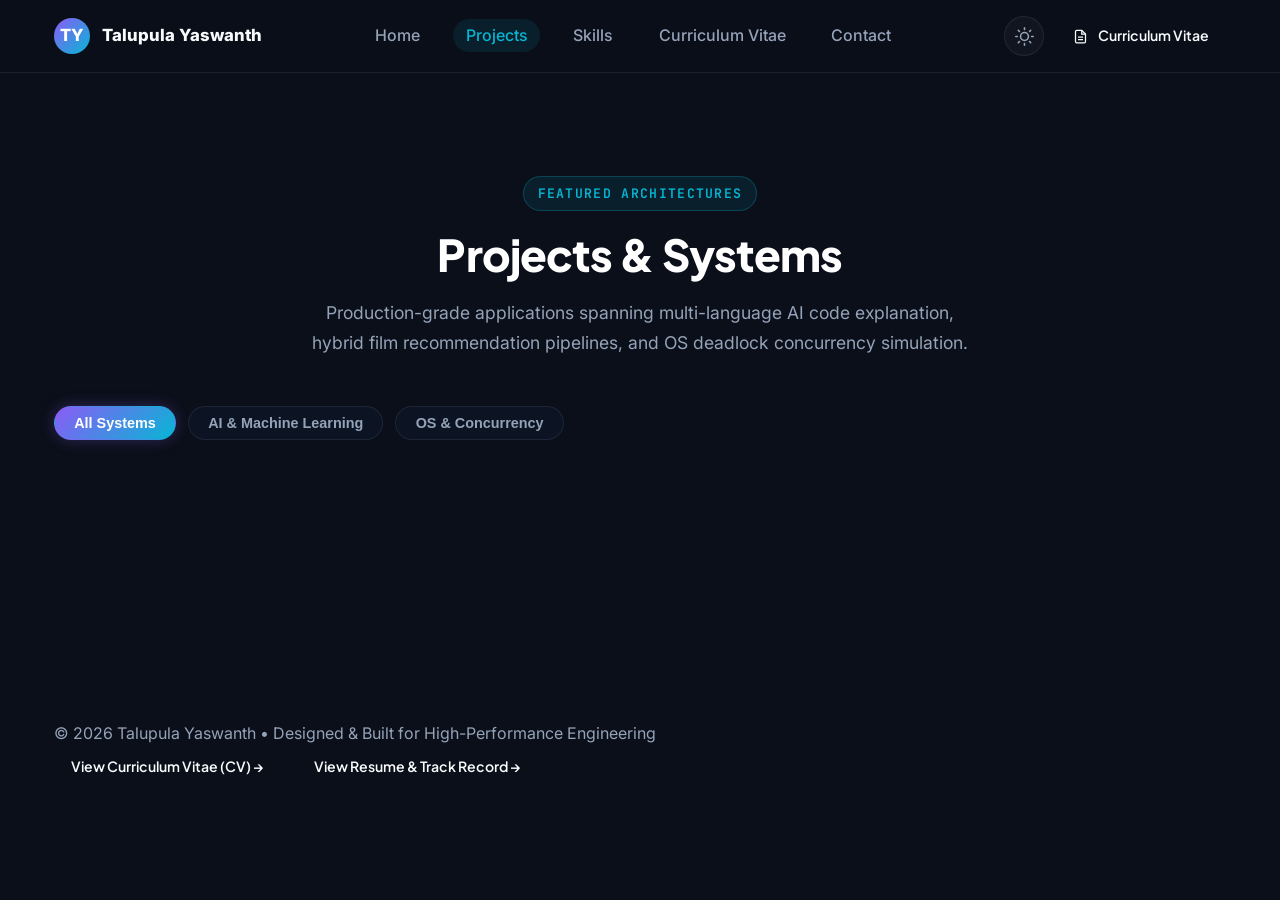
<file: projects.html>
<!DOCTYPE html>
<html lang="en" data-theme="dark">
<head>
  <meta charset="UTF-8">
  <meta name="viewport" content="width=device-width, initial-scale=1.0">
  <title>Talupula Yaswanth | Featured Projects & System Architectures</title>
  <meta name="description" content="Explore engineering projects: CodeExplain (AI Code Explanation Tool), Movie Recommendation System, and Automated Deadlock Detection Visualization Tool.">
  
  <!-- Favicon -->
  <link rel="icon" type="image/svg+xml" href="favicon.svg">

  <!-- Fonts -->
  <link rel="preconnect" href="https://fonts.googleapis.com">
  <link rel="preconnect" href="https://fonts.gstatic.com" crossorigin>
  <link href="https://fonts.googleapis.com/css2?family=Inter:wght@300;400;500;600;700&family=JetBrains+Mono:wght@400;500;600&family=Outfit:wght@500;600;700;800;900&display=swap" rel="stylesheet">

  <link rel="stylesheet" href="css/style.css?v=7">
  <link rel="stylesheet" href="css/print.css?v=5">

  <script>
    (function() {
      const theme = localStorage.getItem('portfolio_theme') || 'dark';
      document.documentElement.setAttribute('data-theme', theme);
    })();
  </script>
</head>
<body>
  <div class="ambient-bg" aria-hidden="true"></div>

  <!-- Navbar -->
  <header class="navbar">
    <div class="container nav-container">
      <a href="index.html#hero" class="nav-logo" aria-label="Talupula Yaswanth Portfolio Home">
        <div class="nav-logo-badge">TY</div>
        <span>Talupula Yaswanth</span>
      </a>

      <nav>
        <ul class="nav-links">
          <li><a href="index.html#about" class="nav-link">Home</a></li>
          <li><a href="projects.html" class="nav-link active">Projects</a></li>
          <li><a href="index.html#competencies" class="nav-link">Skills</a></li>
          <li><a href="cv.html" class="nav-link">Curriculum Vitae</a></li>
          <li><a href="contact.html" class="nav-link">Contact</a></li>
        </ul>
      </nav>

      <div class="nav-actions">
        <button id="theme-toggle" class="icon-btn" aria-label="Toggle Dark/Light Mode" title="Toggle Theme">
          <svg width="20" height="20" viewBox="0 0 24 24" fill="none" stroke="currentColor" stroke-width="2">
            <circle cx="12" cy="12" r="5"></circle>
            <line x1="12" y1="1" x2="12" y2="3"></line>
            <line x1="12" y1="21" x2="12" y2="23"></line>
            <line x1="4.22" y1="4.22" x2="5.64" y2="5.64"></line>
            <line x1="18.36" y1="18.36" x2="19.78" y2="19.78"></line>
            <line x1="1" y1="12" x2="3" y2="12"></line>
            <line x1="21" y1="12" x2="23" y2="12"></line>
            <line x1="4.22" y1="19.78" x2="5.64" y2="18.36"></line>
            <line x1="18.36" y1="5.64" x2="19.78" y2="4.22"></line>
          </svg>
        </button>

        <a href="cv.html" class="btn btn-primary btn-sm" title="View Official Curriculum Vitae">
          <svg width="15" height="15" viewBox="0 0 24 24" fill="none" stroke="currentColor" stroke-width="2">
            <path d="M14 2H6a2 2 0 0 0-2 2v16a2 2 0 0 0 2 2h12a2 2 0 0 0 2-2V8z"></path>
            <polyline points="14 2 14 8 20 8"></polyline>
            <line x1="16" y1="13" x2="8" y2="13"></line>
            <line x1="16" y1="17" x2="8" y2="17"></line>
          </svg>
          <span>Curriculum Vitae</span>
        </a>

        <button id="mobile-menu-toggle" class="icon-btn mobile-toggle" aria-label="Open Navigation Menu">
          <svg width="20" height="20" viewBox="0 0 24 24" fill="none" stroke="currentColor" stroke-width="2">
            <line x1="3" y1="12" x2="21" y2="12"></line>
            <line x1="3" y1="6" x2="21" y2="6"></line>
            <line x1="3" y1="18" x2="21" y2="18"></line>
          </svg>
        </button>
      </div>
    </div>
  </header>

  <main class="page-main">
    <!-- Header Banner -->
    <section class="page-header-section">
      <div class="container">
        <span class="section-tag">Featured Architectures</span>
        <h1 class="section-title">Projects & Systems</h1>
        <p class="section-desc" style="max-width: 680px; margin: 0 auto;">
          Production-grade applications spanning multi-language AI code explanation, hybrid film recommendation pipelines, and OS deadlock concurrency simulation.
        </p>
      </div>
    </section>

    <!-- Filter Controls & Project Cards -->
    <section class="container">
      <div class="filter-tabs">
        <button class="filter-btn active" data-filter="all">All Systems</button>
        <button class="filter-btn" data-filter="ai-ml">AI & Machine Learning</button>
        <button class="filter-btn" data-filter="core">OS & Concurrency</button>
      </div>

      <div id="projects-container" class="projects-grid">
        <!-- Rendered by app.js -->
      </div>
    </section>
  </main>

  <!-- Interactive Project Architecture Modal -->
  <div id="project-modal" class="modal-overlay" role="dialog" aria-modal="true">
    <div class="modal-content">
      <button id="modal-close-btn" class="modal-close" aria-label="Close modal">&times;</button>
      <div id="modal-dynamic-body"></div>
    </div>
  </div>

  <!-- Interactive CV Showcase Pop-up Modal -->
  <div id="cv-modal" class="modal-overlay cv-modal-overlay" role="dialog" aria-modal="true" aria-labelledby="cv-modal-name">
    <div class="modal-content cv-modal-content">
      <button id="cv-modal-close-btn" class="modal-close" aria-label="Close CV modal">&times;</button>
      <div id="cv-modal-body"></div>
    </div>
  </div>

  <footer class="footer">
    <div class="container footer-content">
      <p>&copy; 2026 Talupula Yaswanth &bull; Designed & Built for High-Performance Engineering</p>
      <div style="display: flex; gap: 1rem; align-items: center; flex-wrap: wrap;">
        <a href="cv.html" class="btn btn-secondary btn-sm">View Curriculum Vitae (CV) &rarr;</a>
        <a href="resume.html" class="btn btn-primary btn-sm">View Resume &amp; Track Record &rarr;</a>
      </div>
    </div>
  </footer>

  <script src="js/data.js"></script>
  <script src="js/app.js?v=9"></script>
</body>
</html>
</file>
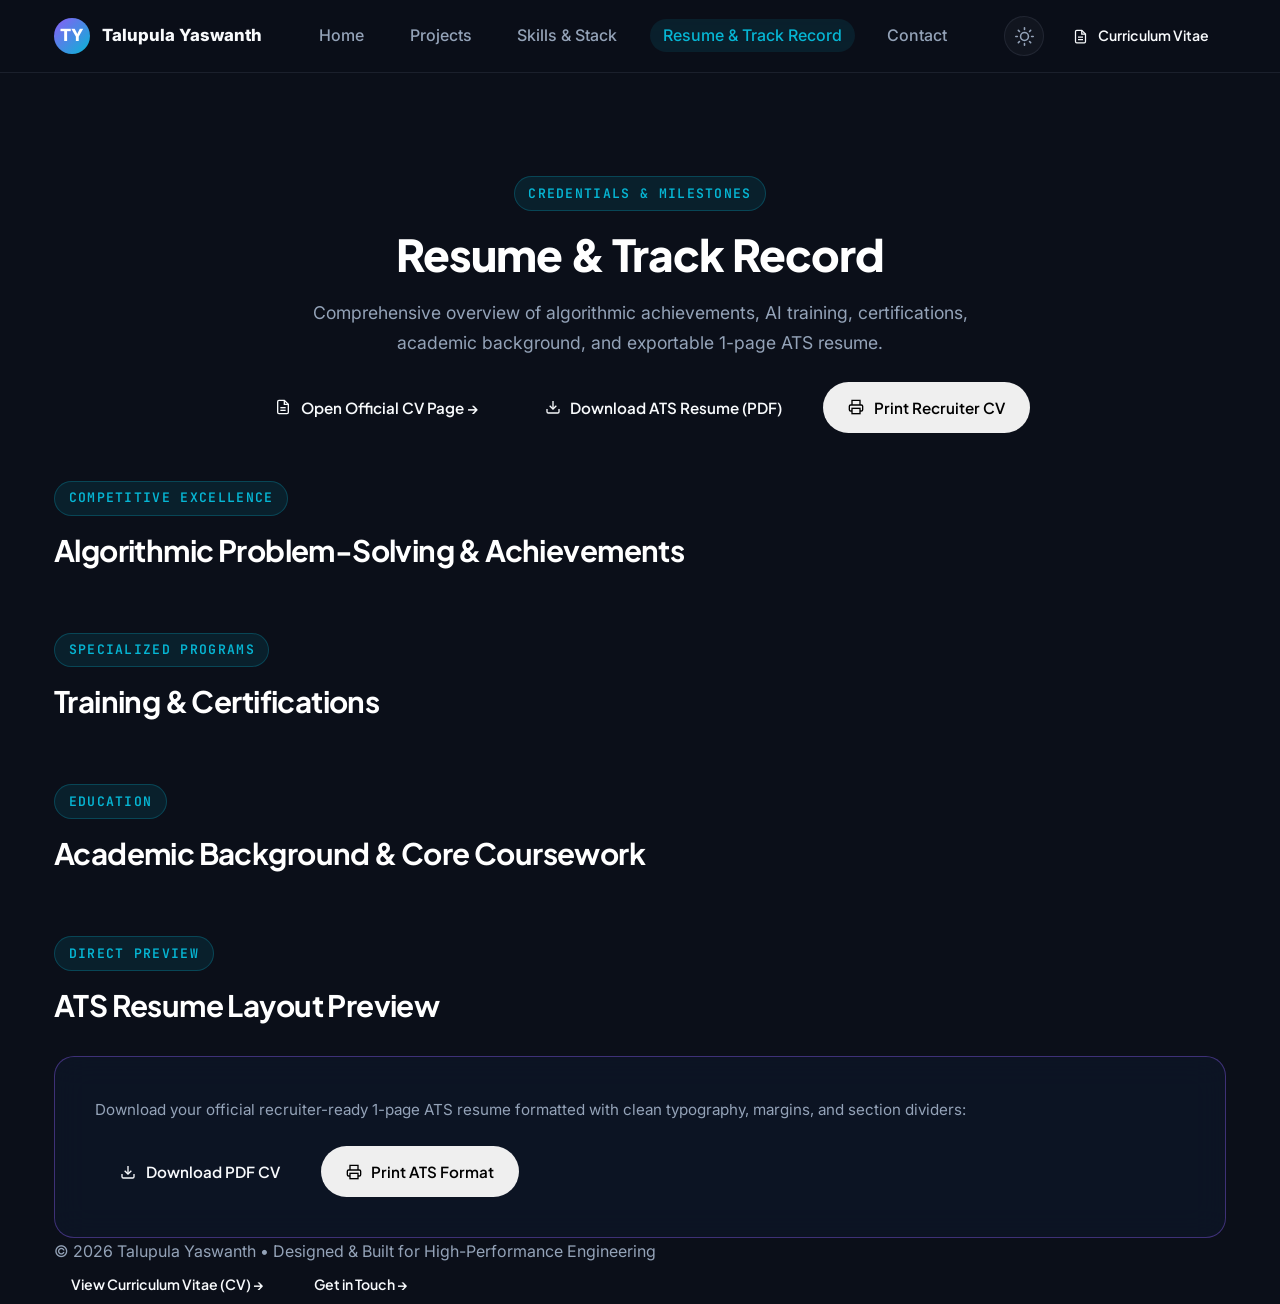
<file: resume.html>
<!DOCTYPE html>
<html lang="en" data-theme="dark">
<head>
  <meta charset="UTF-8">
  <meta name="viewport" content="width=device-width, initial-scale=1.0">
  <title>Talupula Yaswanth | Resume & Track Record</title>
  <meta name="description" content="Resume of Talupula Yaswanth — Computer Science & Engineering undergraduate at Lovely Professional University, competitive programming milestones, core coursework, and 1-page ATS export.">
  
  <!-- Favicon -->
  <link rel="icon" type="image/svg+xml" href="favicon.svg">

  <!-- Fonts -->
  <link rel="preconnect" href="https://fonts.googleapis.com">
  <link rel="preconnect" href="https://fonts.gstatic.com" crossorigin>
  <link href="https://fonts.googleapis.com/css2?family=Inter:wght@300;400;500;600;700&family=JetBrains+Mono:wght@400;500;600&family=Outfit:wght@500;600;700;800;900&display=swap" rel="stylesheet">

  <link rel="stylesheet" href="css/style.css?v=7">
  <link rel="stylesheet" href="css/print.css?v=5">

  <script>
    (function() {
      const theme = localStorage.getItem('portfolio_theme') || 'dark';
      document.documentElement.setAttribute('data-theme', theme);
    })();
  </script>
</head>
<body>
  <div class="ambient-bg" aria-hidden="true"></div>

  <!-- Navbar -->
  <header class="navbar">
    <div class="container nav-container">
      <a href="index.html#hero" class="nav-logo" aria-label="Talupula Yaswanth Portfolio Home">
        <div class="nav-logo-badge">TY</div>
        <span>Talupula Yaswanth</span>
      </a>

      <nav>
        <ul class="nav-links">
          <li><a href="index.html#hero" class="nav-link">Home</a></li>
          <li><a href="index.html#projects" class="nav-link">Projects</a></li>
          <li><a href="index.html#competencies" class="nav-link">Skills & Stack</a></li>
          <li><a href="resume.html" class="nav-link active">Resume & Track Record</a></li>
          <li><a href="index.html#contact" class="nav-link">Contact</a></li>
        </ul>
      </nav>

      <div class="nav-actions">
        <button id="theme-toggle" class="icon-btn" aria-label="Toggle Dark/Light Mode" title="Toggle Theme">
          <svg width="20" height="20" viewBox="0 0 24 24" fill="none" stroke="currentColor" stroke-width="2">
            <circle cx="12" cy="12" r="5"></circle>
            <line x1="12" y1="1" x2="12" y2="3"></line>
            <line x1="12" y1="21" x2="12" y2="23"></line>
            <line x1="4.22" y1="4.22" x2="5.64" y2="5.64"></line>
            <line x1="18.36" y1="18.36" x2="19.78" y2="19.78"></line>
            <line x1="1" y1="12" x2="3" y2="12"></line>
            <line x1="21" y1="12" x2="23" y2="12"></line>
            <line x1="4.22" y1="19.78" x2="5.64" y2="18.36"></line>
            <line x1="18.36" y1="5.64" x2="19.78" y2="4.22"></line>
          </svg>
        </button>

        <a href="cv.html" class="btn btn-primary btn-sm" title="View Official Curriculum Vitae">
          <svg width="15" height="15" viewBox="0 0 24 24" fill="none" stroke="currentColor" stroke-width="2">
            <path d="M14 2H6a2 2 0 0 0-2 2v16a2 2 0 0 0 2 2h12a2 2 0 0 0 2-2V8z"></path>
            <polyline points="14 2 14 8 20 8"></polyline>
            <line x1="16" y1="13" x2="8" y2="13"></line>
            <line x1="16" y1="17" x2="8" y2="17"></line>
          </svg>
          <span>Curriculum Vitae</span>
        </a>

        <button id="mobile-menu-toggle" class="icon-btn mobile-toggle" aria-label="Open Navigation Menu">
          <svg width="20" height="20" viewBox="0 0 24 24" fill="none" stroke="currentColor" stroke-width="2">
            <line x1="3" y1="12" x2="21" y2="12"></line>
            <line x1="3" y1="6" x2="21" y2="6"></line>
            <line x1="3" y1="18" x2="21" y2="18"></line>
          </svg>
        </button>
      </div>
    </div>
  </header>

  <main class="page-main">
    <!-- Header Banner -->
    <section class="page-header-section">
      <div class="container">
        <span class="section-tag">Credentials & Milestones</span>
        <h1 class="section-title">Resume & Track Record</h1>
        <p class="section-desc" style="max-width: 680px; margin: 0 auto 1.5rem auto;">
          Comprehensive overview of algorithmic achievements, AI training, certifications, academic background, and exportable 1-page ATS resume.
        </p>
        <div style="display: flex; gap: 1rem; justify-content: center; flex-wrap: wrap;">
          <a href="cv.html" class="btn btn-primary" style="box-shadow: var(--shadow-glow);">
            <svg width="16" height="16" viewBox="0 0 24 24" fill="none" stroke="currentColor" stroke-width="2">
              <path d="M14 2H6a2 2 0 0 0-2 2v16a2 2 0 0 0 2 2h12a2 2 0 0 0 2-2V8z"></path>
              <polyline points="14 2 14 8 20 8"></polyline>
              <line x1="16" y1="13" x2="8" y2="13"></line>
              <line x1="16" y1="17" x2="8" y2="17"></line>
            </svg>
            Open Official CV Page &rarr;
          </a>
          <a href="assets/Talupula_Yaswanth_Resume.pdf" download="Talupula_Yaswanth_Resume.pdf" class="btn btn-secondary">
            <svg width="16" height="16" viewBox="0 0 24 24" fill="none" stroke="currentColor" stroke-width="2">
              <path d="M21 15v4a2 2 0 0 1-2 2H5a2 2 0 0 1-2-2v-4"/><polyline points="7 10 12 15 17 10"/><line x1="12" y1="15" x2="12" y2="3"/>
            </svg>
            Download ATS Resume (PDF)
          </a>
          <button class="btn btn-secondary trigger-print-cv">
            <svg width="16" height="16" viewBox="0 0 24 24" fill="none" stroke="currentColor" stroke-width="2"><polyline points="6 9 6 2 18 2 18 9"></polyline><path d="M6 18H4a2 2 0 0 1-2-2v-5a2 2 0 0 1 2-2h16a2 2 0 0 1 2 2v5a2 2 0 0 1-2 2h-2"></path><rect x="6" y="14" width="12" height="8"></rect></svg>
            Print Recruiter CV
          </button>
        </div>
      </div>
    </section>

    <!-- Achievements & Problem Solving -->
    <section class="container" style="margin-bottom: 4rem;">
      <div class="section-header" style="margin-bottom: 2rem; text-align: left;">
        <span class="section-tag">Competitive Excellence</span>
        <h2 style="font-size: 1.85rem;">Algorithmic Problem-Solving & Achievements</h2>
      </div>

      <div id="achievements-container" class="achievements-grid">
        <!-- Rendered by app.js -->
      </div>
    </section>

    <!-- Training & Certifications -->
    <section class="container" style="margin-bottom: 4rem;">
      <div class="section-header" style="margin-bottom: 2rem; text-align: left;">
        <span class="section-tag">Specialized Programs</span>
        <h2 style="font-size: 1.85rem;">Training & Certifications</h2>
      </div>

      <div id="training-container">
        <!-- Rendered by app.js -->
      </div>
    </section>

    <!-- Education Timeline -->
    <section class="container" style="margin-bottom: 4rem;">
      <div class="section-header" style="margin-bottom: 2rem; text-align: left;">
        <span class="section-tag">Education</span>
        <h2 style="font-size: 1.85rem;">Academic Background & Core Coursework</h2>
      </div>

      <div id="education-container" class="timeline" style="margin: 0; max-width: 100%;">
        <!-- Rendered by app.js -->
      </div>
    </section>

    <!-- Live CV Preview Card -->
    <section class="container">
      <div class="section-header" style="margin-bottom: 2rem; text-align: left;">
        <span class="section-tag">Direct Preview</span>
        <h2 style="font-size: 1.85rem;">ATS Resume Layout Preview</h2>
      </div>

      <div class="comp-card" style="padding: 2.5rem; background: var(--bg-card); border-color: var(--border-glow);">
        <p style="color: var(--text-muted); margin-bottom: 1.5rem; font-size: 0.95rem;">
          Download your official recruiter-ready 1-page ATS resume formatted with clean typography, margins, and section dividers:
        </p>
        <div style="display: flex; gap: 1rem; flex-wrap: wrap;">
          <a href="assets/Talupula_Yaswanth_Resume.pdf" download="Talupula_Yaswanth_Resume.pdf" class="btn btn-primary">
            <svg width="16" height="16" viewBox="0 0 24 24" fill="none" stroke="currentColor" stroke-width="2"><path d="M21 15v4a2 2 0 0 1-2 2H5a2 2 0 0 1-2-2v-4"/><polyline points="7 10 12 15 17 10"/><line x1="12" y1="15" x2="12" y2="3"/></svg>
            Download PDF CV
          </a>
          <button class="btn btn-secondary trigger-print-cv">
            <svg width="16" height="16" viewBox="0 0 24 24" fill="none" stroke="currentColor" stroke-width="2"><polyline points="6 9 6 2 18 2 18 9"></polyline><path d="M6 18H4a2 2 0 0 1-2-2v-5a2 2 0 0 1 2-2h16a2 2 0 0 1 2 2v5a2 2 0 0 1-2 2h-2"></path><rect x="6" y="14" width="12" height="8"></rect></svg>
            Print ATS Format
          </button>
        </div>
      </div>
    </section>
  </main>

  <!-- Interactive CV Showcase Pop-up Modal -->
  <div id="cv-modal" class="modal-overlay cv-modal-overlay" role="dialog" aria-modal="true" aria-labelledby="cv-modal-name">
    <div class="modal-content cv-modal-content">
      <button id="cv-modal-close-btn" class="modal-close" aria-label="Close CV modal">&times;</button>
      <div id="cv-modal-body"></div>
    </div>
  </div>

  <footer class="footer">
    <div class="container footer-content">
      <p>&copy; 2026 Talupula Yaswanth &bull; Designed & Built for High-Performance Engineering</p>
      <div style="display: flex; gap: 1rem; align-items: center; flex-wrap: wrap;">
        <a href="cv.html" class="btn btn-secondary btn-sm">View Curriculum Vitae (CV) &rarr;</a>
        <a href="index.html#contact" class="btn btn-secondary btn-sm">Get in Touch &rarr;</a>
      </div>
    </div>
  </footer>

  <script src="js/data.js"></script>
  <script src="js/app.js?v=9"></script>
</body>
</html>
</file>
<file: css/style.css>
/* ==========================================================================
   World-Class Modern Portfolio Design System
   Tailored for Full-Stack Software Engineer & AI/ML Developer
   Theme: Ultra-Clean Obsidian Dark Mode with Electric Violet & Cyan
   ========================================================================== */

@import url('https://fonts.googleapis.com/css2?family=Inter:wght@300;400;500;600;700;800&family=JetBrains+Mono:ital,wght@0,400;0,500;0,600;0,700;1,400&family=Plus+Jakarta+Sans:wght@400;500;600;700;800;900&display=swap');

:root {
  /* Ultra-Clean Modern Obsidian Palette */
  --bg-dark: #0b0f19;
  --bg-deep: #070a12;
  --bg-card: rgba(15, 23, 42, 0.65);
  --bg-card-hover: rgba(26, 36, 64, 0.75);
  --bg-glass: rgba(255, 255, 255, 0.03);
  --bg-glass-elevated: rgba(255, 255, 255, 0.06);

  /* Luminous Borders */
  --border-subtle: rgba(148, 163, 184, 0.12);
  --border-glow: rgba(139, 92, 246, 0.4);
  --border-cyan: rgba(6, 182, 212, 0.4);

  /* Typography Colors */
  --text-main: #f8fafc;
  --text-muted: #94a3b8;
  --text-dim: #64748b;
  --text-bright: #ffffff;

  /* Signature Electric Accents */
  --accent-violet: #8b5cf6;
  --accent-violet-light: #a78bfa;
  --accent-violet-glow: rgba(139, 92, 246, 0.25);
  
  --accent-cyan: #06b6d4;
  --accent-cyan-light: #38bdf8;
  --accent-cyan-glow: rgba(6, 182, 212, 0.25);

  --accent-emerald: #10b981;
  --accent-emerald-glow: rgba(16, 185, 129, 0.25);
  --accent-amber: #f59e0b;

  /* Gradients */
  --gradient-brand: linear-gradient(135deg, #8b5cf6 0%, #06b6d4 100%);
  --gradient-brand-subtle: linear-gradient(135deg, rgba(139, 92, 246, 0.15) 0%, rgba(6, 182, 212, 0.15) 100%);
  --gradient-text: linear-gradient(135deg, #ffffff 20%, #a78bfa 60%, #38bdf8 100%);
  --gradient-border: linear-gradient(135deg, rgba(139, 92, 246, 0.5), rgba(6, 182, 212, 0.5));
  --gradient-card: linear-gradient(180deg, rgba(255, 255, 255, 0.05) 0%, rgba(255, 255, 255, 0.01) 100%);

  /* Shadows */
  --shadow-sm: 0 4px 6px -1px rgba(0, 0, 0, 0.3);
  --shadow-md: 0 10px 15px -3px rgba(0, 0, 0, 0.4), 0 4px 6px -2px rgba(0, 0, 0, 0.2);
  --shadow-lg: 0 20px 25px -5px rgba(0, 0, 0, 0.6), 0 10px 10px -5px rgba(0, 0, 0, 0.4);
  --shadow-glow-violet: 0 0 30px rgba(139, 92, 246, 0.25);
  --shadow-glow-cyan: 0 0 30px rgba(6, 182, 212, 0.25);

  /* Geometry */
  --radius-sm: 8px;
  --radius-md: 14px;
  --radius-lg: 20px;
  --radius-xl: 28px;
  --radius-full: 9999px;

  /* Fonts */
  --font-heading: 'Plus Jakarta Sans', 'Inter', -apple-system, sans-serif;
  --font-body: 'Inter', -apple-system, sans-serif;
  --font-mono: 'JetBrains Mono', 'Fira Code', monospace;

  /* Transitions */
  --transition-fast: 0.18s cubic-bezier(0.4, 0, 0.2, 1);
  --transition-normal: 0.3s cubic-bezier(0.4, 0, 0.2, 1);
  --transition-smooth: 0.5s cubic-bezier(0.16, 1, 0.3, 1);
}

/* Light Theme Overrides (High-Contrast Clean Executive Mode) */
[data-theme="light"] {
  --bg-dark: #f8fafc;
  --bg-deep: #ffffff;
  --bg-card: rgba(255, 255, 255, 0.85);
  --bg-card-hover: rgba(241, 245, 249, 0.95);
  --bg-glass: rgba(15, 23, 42, 0.03);
  --bg-glass-elevated: rgba(15, 23, 42, 0.05);

  --border-subtle: rgba(15, 23, 42, 0.1);
  --border-glow: rgba(139, 92, 246, 0.35);
  --border-cyan: rgba(6, 182, 212, 0.35);

  --text-main: #0f172a;
  --text-muted: #475569;
  --text-dim: #64748b;
  --text-bright: #020617;

  --gradient-text: linear-gradient(135deg, #0f172a 20%, #7c3aed 60%, #0284c7 100%);
  --shadow-sm: 0 2px 4px rgba(15, 23, 42, 0.06);
  --shadow-md: 0 10px 15px -3px rgba(15, 23, 42, 0.08);
  --shadow-lg: 0 20px 25px -5px rgba(15, 23, 42, 0.1);
}

/* ==========================================================================
   Base & Resets
   ========================================================================== */
*, *::before, *::after {
  box-sizing: border-box;
  margin: 0;
  padding: 0;
}

/* Accessible Keyboard Navigation & Visible Focus Rings */
:focus-visible {
  outline: 2px solid var(--accent-cyan);
  outline-offset: 3px;
  border-radius: var(--radius-sm);
}

html {
  scroll-behavior: smooth;
  scroll-padding-top: 100px;
}

body {
  background-color: var(--bg-dark);
  color: var(--text-main);
  font-family: var(--font-body);
  font-size: 1rem;
  line-height: 1.65;
  overflow-x: hidden;
  position: relative;
  -webkit-font-smoothing: antialiased;
  -moz-osx-font-smoothing: grayscale;
}

/* Ambient Radial Mesh Gradient Accents */
.ambient-mesh {
  position: fixed;
  inset: 0;
  pointer-events: none;
  z-index: 0;
  overflow: hidden;
}

.ambient-mesh::before {
  content: '';
  position: absolute;
  top: -10%;
  left: 20%;
  width: 600px;
  height: 600px;
  background: radial-gradient(circle, rgba(139, 92, 246, 0.14) 0%, transparent 70%);
  filter: blur(80px);
  animation: floatAmbient 18s ease-in-out infinite alternate;
}

.ambient-mesh::after {
  content: '';
  position: absolute;
  top: 35%;
  right: -5%;
  width: 550px;
  height: 550px;
  background: radial-gradient(circle, rgba(6, 182, 212, 0.12) 0%, transparent 70%);
  filter: blur(80px);
  animation: floatAmbient 22s ease-in-out infinite alternate-reverse;
}

@keyframes floatAmbient {
  0% { transform: translate(0, 0) scale(1); }
  50% { transform: translate(60px, 40px) scale(1.1); }
  100% { transform: translate(-40px, 80px) scale(0.95); }
}

/* Noise overlay for high-end texture */
.noise-overlay {
  position: fixed;
  inset: 0;
  opacity: 0.025;
  pointer-events: none;
  z-index: 1;
  background-image: url("data:image/svg+xml,%3Csvg viewBox='0 0 200 200' xmlns='http://www.w3.org/2000/svg'%3E%3Cfilter id='noiseFilter'%3E%3CfeTurbulence type='fractalNoise' baseFrequency='0.8' numOctaves='3' stitchTiles='stitch'/%3E%3C/filter%3E%3Crect width='100%25' height='100%25' filter='url(%23noiseFilter)'/%3E%3C/svg%3E");
}

/* Typography Helpers */
h1, h2, h3, h4, h5, h6 {
  font-family: var(--font-heading);
  font-weight: 700;
  color: var(--text-bright);
  line-height: 1.25;
  letter-spacing: -0.02em;
}

p {
  color: var(--text-muted);
}

a {
  color: inherit;
  text-decoration: none;
  transition: all var(--transition-fast);
}

.text-gradient {
  background: var(--gradient-text);
  -webkit-background-clip: text;
  -webkit-text-fill-color: transparent;
  display: inline-block;
}

.text-gradient-brand {
  background: var(--gradient-brand);
  -webkit-background-clip: text;
  -webkit-text-fill-color: transparent;
  display: inline-block;
}

.font-mono {
  font-family: var(--font-mono);
}

/* Container */
.container {
  width: 100%;
  max-width: 1220px;
  margin: 0 auto;
  padding: 0 1.5rem;
  position: relative;
  z-index: 2;
}

.section {
  padding: 6.5rem 0;
  position: relative;
}

/* Section Headers */
.section-header {
  margin-bottom: 3.5rem;
}

.section-tag {
  display: inline-flex;
  align-items: center;
  gap: 0.4rem;
  font-family: var(--font-mono);
  font-size: 0.82rem;
  font-weight: 600;
  text-transform: uppercase;
  letter-spacing: 0.1em;
  color: var(--accent-cyan);
  background: rgba(6, 182, 212, 0.1);
  border: 1px solid rgba(6, 182, 212, 0.25);
  padding: 0.35rem 0.85rem;
  border-radius: var(--radius-full);
  margin-bottom: 1rem;
}

.section-title {
  font-size: clamp(2rem, 4vw, 2.75rem);
  font-weight: 800;
  margin-bottom: 1rem;
}

.section-desc {
  font-size: 1.1rem;
  max-width: 680px;
  line-height: 1.7;
}

/* ==========================================================================
   Floating Backdrop-Blurred Pill Navbar
   ========================================================================== */
.floating-nav-wrapper {
  position: fixed;
  top: 1.25rem;
  left: 0;
  right: 0;
  z-index: 1000;
  display: flex;
  justify-content: center;
  padding: 0 1rem;
  pointer-events: none;
}

.floating-nav {
  pointer-events: auto;
  display: flex;
  align-items: center;
  justify-content: space-between;
  gap: 1.75rem;
  padding: 0.65rem 1rem 0.65rem 1.25rem;
  background: rgba(11, 15, 25, 0.75);
  backdrop-filter: blur(20px);
  -webkit-backdrop-filter: blur(20px);
  border: 1px solid var(--border-subtle);
  border-radius: var(--radius-full);
  box-shadow: 0 10px 30px -5px rgba(0, 0, 0, 0.5), 0 0 1px 1px rgba(255, 255, 255, 0.05);
  transition: all var(--transition-normal);
  max-width: 920px;
  width: 100%;
}

[data-theme="light"] .floating-nav {
  background: rgba(255, 255, 255, 0.82);
  border-color: rgba(15, 23, 42, 0.1);
  box-shadow: 0 10px 30px -5px rgba(15, 23, 42, 0.1);
}

.floating-nav:hover {
  border-color: var(--border-glow);
}

.nav-monogram {
  display: flex;
  align-items: center;
  gap: 0.75rem;
  font-weight: 800;
  font-size: 1.05rem;
  color: var(--text-bright);
}

.monogram-badge {
  width: 36px;
  height: 36px;
  border-radius: 50%;
  background: var(--gradient-brand);
  color: #ffffff;
  display: flex;
  align-items: center;
  justify-content: center;
  font-family: var(--font-heading);
  font-weight: 800;
  font-size: 0.95rem;
  box-shadow: 0 0 15px rgba(139, 92, 246, 0.4);
}

.nav-links-list {
  display: flex;
  align-items: center;
  gap: 0.5rem;
  list-style: none;
}

.nav-link-item a {
  font-size: 0.92rem;
  font-weight: 500;
  color: var(--text-muted);
  padding: 0.45rem 0.9rem;
  border-radius: var(--radius-full);
  transition: all var(--transition-fast);
}

.nav-link-item a:hover {
  color: var(--text-bright);
  background: var(--bg-glass-elevated);
}

.nav-link-item a.active {
  color: var(--accent-cyan);
  background: rgba(6, 182, 212, 0.1);
  font-weight: 600;
}

.nav-cta-group {
  display: flex;
  align-items: center;
  gap: 0.65rem;
}

/* Buttons */
.btn {
  display: inline-flex;
  align-items: center;
  justify-content: center;
  gap: 0.6rem;
  padding: 0.75rem 1.5rem;
  border-radius: var(--radius-full);
  font-family: var(--font-heading);
  font-size: 0.95rem;
  font-weight: 600;
  cursor: pointer;
  border: 1px solid transparent;
  transition: all var(--transition-normal);
  white-space: nowrap;
}

.btn-glow-primary {
  background: var(--gradient-brand);
  color: #ffffff;
  box-shadow: 0 0 20px rgba(139, 92, 246, 0.4);
}

.btn-glow-primary:hover {
  transform: translateY(-2px);
  box-shadow: 0 0 30px rgba(6, 182, 212, 0.5);
  color: #ffffff;
}

.btn-frosted-secondary {
  background: var(--bg-glass-elevated);
  backdrop-filter: blur(12px);
  border-color: var(--border-subtle);
  color: var(--text-main);
}

.btn-frosted-secondary:hover {
  background: rgba(255, 255, 255, 0.1);
  border-color: var(--border-cyan);
  color: var(--text-bright);
  transform: translateY(-2px);
}

.btn-sm {
  padding: 0.45rem 1rem;
  font-size: 0.88rem;
}

.icon-btn {
  width: 40px;
  height: 40px;
  border-radius: 50%;
  display: flex;
  align-items: center;
  justify-content: center;
  background: var(--bg-glass);
  border: 1px solid var(--border-subtle);
  color: var(--text-muted);
  cursor: pointer;
  transition: all var(--transition-fast);
}

.icon-btn:hover {
  background: var(--bg-glass-elevated);
  border-color: var(--border-glow);
  color: var(--text-bright);
}

/* ==========================================================================
   Hero Section
   ========================================================================== */
.hero-section {
  padding-top: 10.5rem;
  padding-bottom: 5.5rem;
  min-height: 90vh;
  display: flex;
  align-items: center;
}

.hero-grid {
  display: grid;
  grid-template-columns: 1.15fr 0.85fr;
  gap: 3.5rem;
  align-items: center;
}

.live-badge {
  display: inline-flex;
  align-items: center;
  gap: 0.6rem;
  padding: 0.4rem 1rem;
  border-radius: var(--radius-full);
  background: rgba(16, 185, 129, 0.1);
  border: 1px solid rgba(16, 185, 129, 0.3);
  font-size: 0.85rem;
  font-weight: 600;
  color: #34d399;
  margin-bottom: 1.75rem;
}

.pulse-dot {
  width: 8px;
  height: 8px;
  border-radius: 50%;
  background: #10b981;
  position: relative;
}

.pulse-dot::after {
  content: '';
  position: absolute;
  inset: -4px;
  border-radius: 50%;
  background: #10b981;
  opacity: 0.6;
  animation: pulseRadar 2s cubic-bezier(0.4, 0, 0.6, 1) infinite;
}

@keyframes pulseRadar {
  0% { transform: scale(0.9); opacity: 0.8; }
  100% { transform: scale(2.4); opacity: 0; }
}

.hero-headline {
  font-size: clamp(2.4rem, 5vw, 3.75rem);
  font-weight: 800;
  line-height: 1.15;
  margin-bottom: 1.35rem;
  letter-spacing: -0.03em;
}

.hero-subtitle {
  font-size: 1.18rem;
  color: var(--text-muted);
  line-height: 1.75;
  margin-bottom: 2rem;
  max-width: 620px;
}

.hero-cta-row {
  display: flex;
  align-items: center;
  gap: 1.15rem;
  flex-wrap: wrap;
  margin-bottom: 2.25rem;
}

.social-pills-row {
  display: flex;
  align-items: center;
  gap: 0.75rem;
  flex-wrap: wrap;
}

.social-link-pill {
  display: inline-flex;
  align-items: center;
  gap: 0.5rem;
  padding: 0.45rem 0.95rem;
  border-radius: var(--radius-full);
  background: var(--bg-card);
  border: 1px solid var(--border-subtle);
  color: var(--text-muted);
  font-size: 0.85rem;
  font-weight: 500;
  transition: all var(--transition-fast);
}

.social-link-pill:hover {
  background: var(--bg-card-hover);
  border-color: var(--border-glow);
  color: var(--text-bright);
  transform: translateY(-2px);
}

/* Interactive Hero Terminal Widget */
.terminal-bento-card {
  background: rgba(11, 15, 25, 0.85);
  border: 1px solid var(--border-subtle);
  border-radius: var(--radius-lg);
  box-shadow: var(--shadow-lg), 0 0 40px rgba(139, 92, 246, 0.15);
  overflow: hidden;
  position: relative;
  transition: transform var(--transition-normal), border-color var(--transition-normal);
}

.terminal-bento-card:hover {
  border-color: var(--border-glow);
  transform: translateY(-4px);
}

.terminal-chrome {
  display: flex;
  align-items: center;
  justify-content: space-between;
  padding: 0.85rem 1.25rem;
  background: rgba(255, 255, 255, 0.03);
  border-bottom: 1px solid var(--border-subtle);
}

.traffic-lights {
  display: flex;
  gap: 6px;
}

.traffic-dot {
  width: 10px;
  height: 10px;
  border-radius: 50%;
}

.dot-red { background: #ef4444; }
.dot-yellow { background: #f59e0b; }
.dot-green { background: #10b981; }

.terminal-title {
  font-family: var(--font-mono);
  font-size: 0.82rem;
  color: var(--text-dim);
}

.terminal-body {
  padding: 1.5rem;
  font-family: var(--font-mono);
  font-size: 0.88rem;
  line-height: 1.7;
}

.code-keyword { color: #c084fc; font-weight: 600; }
.code-fn { color: #60a5fa; }
.code-str { color: #34d399; }
.code-num { color: #fbbf24; }
.code-comment { color: #64748b; font-style: italic; }

/* Quick Metrics Bento Row */
.metrics-bento-grid {
  display: grid;
  grid-template-columns: repeat(4, 1fr);
  gap: 1.25rem;
  margin-top: 3.5rem;
}

.metric-bento-card {
  background: var(--bg-card);
  border: 1px solid var(--border-subtle);
  border-radius: var(--radius-md);
  padding: 1.75rem 1.5rem;
  backdrop-filter: blur(16px);
  position: relative;
  overflow: hidden;
  transition: all var(--transition-normal);
}

.metric-bento-card::before {
  content: '';
  position: absolute;
  top: 0;
  left: 0;
  right: 0;
  height: 3px;
  background: var(--gradient-brand);
  opacity: 0;
  transition: opacity var(--transition-fast);
}

.metric-bento-card:hover {
  transform: translateY(-4px);
  border-color: var(--border-glow);
  box-shadow: var(--shadow-glow-violet);
}

.metric-bento-card:hover::before {
  opacity: 1;
}

.metric-number {
  font-size: 2.25rem;
  font-weight: 800;
  font-family: var(--font-heading);
  letter-spacing: -0.03em;
  line-height: 1.1;
  margin-bottom: 0.35rem;
}

.metric-title {
  font-size: 0.95rem;
  font-weight: 700;
  color: var(--text-main);
  margin-bottom: 0.2rem;
}

.metric-subtitle {
  font-size: 0.8rem;
  color: var(--text-dim);
}

/* ==========================================================================
   Bento Grid: Skills & Tech Stack
   ========================================================================== */
.bento-skills-grid {
  display: grid;
  grid-template-columns: repeat(12, 1fr);
  gap: 1.5rem;
}

.bento-cell {
  background: var(--bg-card);
  border: 1px solid var(--border-subtle);
  border-radius: var(--radius-lg);
  padding: 2rem;
  backdrop-filter: blur(16px);
  position: relative;
  overflow: hidden;
  transition: all var(--transition-normal);
}

.bento-cell:hover {
  border-color: var(--border-glow);
  transform: translateY(-3px);
  box-shadow: var(--shadow-md);
}

.bento-span-7 { grid-column: span 7; }
.bento-span-5 { grid-column: span 5; }
.bento-span-4 { grid-column: span 4; }
.bento-span-6 { grid-column: span 6; }
.bento-span-12 { grid-column: span 12; }

.bento-cell-header {
  display: flex;
  align-items: center;
  gap: 0.85rem;
  margin-bottom: 1.25rem;
}

.bento-icon-box {
  width: 44px;
  height: 44px;
  border-radius: var(--radius-md);
  display: flex;
  align-items: center;
  justify-content: center;
  background: rgba(139, 92, 246, 0.12);
  border: 1px solid rgba(139, 92, 246, 0.25);
  color: var(--accent-violet-light);
}

.bento-icon-cyan {
  background: rgba(6, 182, 212, 0.12);
  border-color: rgba(6, 182, 212, 0.25);
  color: var(--accent-cyan);
}

.bento-cell-title {
  font-size: 1.25rem;
  font-weight: 700;
}

.bento-chips-cloud {
  display: flex;
  flex-wrap: wrap;
  gap: 0.6rem;
  margin-top: 1rem;
}

.interactive-chip {
  display: inline-flex;
  align-items: center;
  gap: 0.45rem;
  padding: 0.45rem 0.95rem;
  border-radius: var(--radius-full);
  background: rgba(255, 255, 255, 0.04);
  border: 1px solid var(--border-subtle);
  color: var(--text-main);
  font-size: 0.88rem;
  font-weight: 500;
  transition: all var(--transition-fast);
  cursor: default;
}

.interactive-chip:hover {
  background: rgba(139, 92, 246, 0.15);
  border-color: var(--accent-violet);
  color: var(--text-bright);
  transform: translateY(-2px);
  box-shadow: 0 0 15px rgba(139, 92, 246, 0.3);
}

.chip-dot {
  width: 6px;
  height: 6px;
  border-radius: 50%;
  background: var(--accent-cyan);
}

/* ==========================================================================
   Featured Projects (Bento Showcase with 3D Tilt)
   ========================================================================== */
.projects-bento-grid {
  display: grid;
  grid-template-columns: repeat(auto-fit, minmax(350px, 1fr));
  gap: 2rem;
}

.project-showcase-card {
  background: var(--bg-card);
  border: 1px solid var(--border-subtle);
  border-radius: var(--radius-xl);
  padding: 2.25rem;
  backdrop-filter: blur(16px);
  display: flex;
  flex-direction: column;
  position: relative;
  overflow: hidden;
  transition: all var(--transition-normal);
}

.project-showcase-card::before {
  content: '';
  position: absolute;
  top: 0;
  left: 0;
  right: 0;
  height: 4px;
  background: var(--gradient-brand);
  opacity: 0.85;
}

.project-showcase-card:hover {
  border-color: var(--border-glow);
  transform: translateY(-6px);
  box-shadow: var(--shadow-lg), var(--shadow-glow-violet);
}

.project-card-top {
  display: flex;
  align-items: center;
  justify-content: space-between;
  margin-bottom: 1.25rem;
  flex-wrap: wrap;
  gap: 0.5rem;
}

.project-category-badge {
  font-family: var(--font-mono);
  font-size: 0.78rem;
  font-weight: 600;
  text-transform: uppercase;
  letter-spacing: 0.08em;
  padding: 0.3rem 0.75rem;
  border-radius: var(--radius-full);
  background: rgba(139, 92, 246, 0.12);
  border: 1px solid rgba(139, 92, 246, 0.3);
  color: var(--accent-violet-light);
}

.project-name {
  font-size: 1.55rem;
  font-weight: 800;
  margin-bottom: 0.75rem;
}

.project-hook {
  font-size: 0.98rem;
  color: var(--accent-cyan-light);
  font-weight: 500;
  margin-bottom: 1rem;
}

.project-summary-box {
  background: rgba(0, 0, 0, 0.25);
  border: 1px solid rgba(255, 255, 255, 0.05);
  border-radius: var(--radius-md);
  padding: 1.25rem;
  margin-bottom: 1.5rem;
}

.project-summary-label {
  font-family: var(--font-mono);
  font-size: 0.75rem;
  text-transform: uppercase;
  color: var(--text-dim);
  letter-spacing: 0.06em;
  margin-bottom: 0.4rem;
}

.project-summary-text {
  font-size: 0.92rem;
  color: var(--text-muted);
  line-height: 1.6;
}

/* Three-Bullet Architecture & Impact Breakdown */
.project-triplet-box {
  background: rgba(0, 0, 0, 0.28);
  border: 1px solid var(--border-subtle);
  border-radius: var(--radius-md);
  padding: 1.15rem 1.25rem;
  margin-bottom: 1.35rem;
  display: flex;
  flex-direction: column;
  gap: 0.85rem;
}

.triplet-item {
  display: flex;
  flex-direction: column;
  gap: 0.2rem;
}

.triplet-header {
  display: flex;
  align-items: center;
  gap: 0.4rem;
  font-family: var(--font-mono);
  font-size: 0.76rem;
  font-weight: 700;
  text-transform: uppercase;
  letter-spacing: 0.05em;
}

.triplet-tag-problem { color: #f87171; }
.triplet-tag-impl { color: var(--accent-violet-light); }
.triplet-tag-result { color: #34d399; }

.triplet-text {
  font-size: 0.88rem;
  color: var(--text-muted);
  line-height: 1.5;
}

.project-arch-list {
  list-style: none;
  margin-bottom: 1.5rem;
}

.project-arch-item {
  display: flex;
  align-items: flex-start;
  gap: 0.6rem;
  font-size: 0.9rem;
  color: var(--text-muted);
  margin-bottom: 0.5rem;
}

.arch-bullet {
  color: var(--accent-cyan);
  font-size: 1rem;
  line-height: 1.4;
}

.project-metrics-strip {
  display: flex;
  gap: 0.6rem;
  flex-wrap: wrap;
  margin-bottom: 1.5rem;
}

.metric-pill {
  font-family: var(--font-mono);
  font-size: 0.82rem;
  padding: 0.35rem 0.75rem;
  border-radius: var(--radius-sm);
  background: rgba(6, 182, 212, 0.08);
  border: 1px solid rgba(6, 182, 212, 0.2);
  color: var(--accent-cyan);
  font-weight: 600;
}

.project-tags-cloud {
  display: flex;
  flex-wrap: wrap;
  gap: 0.45rem;
  margin-bottom: 2rem;
}

.project-tool-tag {
  font-family: var(--font-mono);
  font-size: 0.8rem;
  padding: 0.25rem 0.65rem;
  border-radius: var(--radius-sm);
  background: var(--bg-glass-elevated);
  border: 1px solid var(--border-subtle);
  color: var(--text-dim);
}

.project-actions-row {
  margin-top: auto;
  display: flex;
  align-items: center;
  gap: 0.85rem;
  padding-top: 1.25rem;
  border-top: 1px solid var(--border-subtle);
}

/* ==========================================================================
   Experience & Certifications: Glowing Vertical Timeline
   ========================================================================== */
.experience-timeline {
  position: relative;
  max-width: 860px;
  margin: 0 auto;
  padding-left: 2.5rem;
}

.experience-timeline::before {
  content: '';
  position: absolute;
  top: 10px;
  bottom: 10px;
  left: 9px;
  width: 2px;
  background: linear-gradient(180deg, var(--accent-violet) 0%, var(--accent-cyan) 100%);
}

.timeline-milestone {
  position: relative;
  margin-bottom: 3rem;
}

.timeline-glowing-node {
  position: absolute;
  left: -2.5rem;
  top: 6px;
  width: 20px;
  height: 20px;
  border-radius: 50%;
  background: var(--bg-dark);
  border: 3px solid var(--accent-violet);
  box-shadow: 0 0 15px var(--accent-violet);
  transition: transform var(--transition-fast);
}

.timeline-milestone:hover .timeline-glowing-node {
  transform: scale(1.3);
  border-color: var(--accent-cyan);
  box-shadow: 0 0 20px var(--accent-cyan);
}

.timeline-card {
  background: var(--bg-card);
  border: 1px solid var(--border-subtle);
  border-radius: var(--radius-lg);
  padding: 1.75rem;
  backdrop-filter: blur(16px);
  transition: all var(--transition-normal);
}

.timeline-card:hover {
  border-color: var(--border-glow);
  transform: translateX(4px);
  box-shadow: var(--shadow-md);
}

.timeline-header {
  display: flex;
  align-items: baseline;
  justify-content: space-between;
  flex-wrap: wrap;
  gap: 0.5rem;
  margin-bottom: 0.5rem;
}

.timeline-role {
  font-size: 1.25rem;
  font-weight: 700;
  color: var(--text-bright);
}

.timeline-meta {
  font-family: var(--font-mono);
  font-size: 0.85rem;
  color: var(--accent-cyan);
  font-weight: 600;
}

.timeline-org {
  font-size: 0.98rem;
  color: var(--accent-violet-light);
  font-weight: 600;
  margin-bottom: 0.85rem;
}

.timeline-desc {
  font-size: 0.95rem;
  color: var(--text-muted);
  line-height: 1.65;
  margin-bottom: 1rem;
}

.timeline-pills-row {
  display: flex;
  flex-wrap: wrap;
  gap: 0.45rem;
}

/* ==========================================================================
   Interactive Contact & Embedded Form
   ========================================================================== */
.contact-bento-grid {
  display: grid;
  grid-template-columns: 1fr 1.25fr;
  gap: 2.5rem;
  align-items: start;
}

.contact-info-card {
  background: var(--bg-card);
  border: 1px solid var(--border-subtle);
  border-radius: var(--radius-xl);
  padding: 2.5rem;
  backdrop-filter: blur(16px);
}

.contact-quick-item {
  display: flex;
  align-items: center;
  justify-content: space-between;
  padding: 1rem 1.25rem;
  background: var(--bg-glass-elevated);
  border: 1px solid var(--border-subtle);
  border-radius: var(--radius-md);
  margin-bottom: 1rem;
  transition: border-color var(--transition-fast);
}

.contact-quick-item:hover {
  border-color: var(--border-glow);
}

.copy-pill-btn {
  display: inline-flex;
  align-items: center;
  gap: 0.4rem;
  padding: 0.35rem 0.8rem;
  border-radius: var(--radius-full);
  background: rgba(139, 92, 246, 0.15);
  border: 1px solid rgba(139, 92, 246, 0.3);
  color: var(--accent-violet-light);
  font-size: 0.8rem;
  font-weight: 600;
  cursor: pointer;
  transition: all var(--transition-fast);
}

.copy-pill-btn:hover {
  background: var(--accent-violet);
  color: #ffffff;
}

.contact-form-card {
  background: var(--bg-card);
  border: 1px solid var(--border-subtle);
  border-radius: var(--radius-xl);
  padding: 2.5rem;
  backdrop-filter: blur(16px);
}

.form-group {
  margin-bottom: 1.25rem;
}

.form-label {
  display: block;
  font-family: var(--font-heading);
  font-size: 0.9rem;
  font-weight: 600;
  color: var(--text-main);
  margin-bottom: 0.45rem;
}

.form-input, .form-textarea {
  width: 100%;
  padding: 0.85rem 1.15rem;
  background: rgba(0, 0, 0, 0.3);
  border: 1px solid var(--border-subtle);
  border-radius: var(--radius-md);
  color: var(--text-bright);
  font-family: var(--font-body);
  font-size: 0.95rem;
  outline: none;
  transition: all var(--transition-fast);
}

.form-input:focus, .form-textarea:focus {
  border-color: var(--accent-violet);
  box-shadow: 0 0 15px rgba(139, 92, 246, 0.3);
  background: rgba(0, 0, 0, 0.5);
}

.form-textarea {
  min-height: 120px;
  resize: vertical;
}

.toast-notification {
  position: fixed;
  bottom: 2rem;
  right: 2rem;
  z-index: 10000;
  background: #0f172a;
  border: 1px solid var(--accent-emerald);
  color: #ffffff;
  padding: 0.85rem 1.5rem;
  border-radius: var(--radius-md);
  box-shadow: 0 10px 25px rgba(0, 0, 0, 0.5), 0 0 20px rgba(16, 185, 129, 0.3);
  display: flex;
  align-items: center;
  gap: 0.6rem;
  font-size: 0.92rem;
  font-weight: 600;
  transform: translateY(100px);
  opacity: 0;
  transition: all var(--transition-normal);
  pointer-events: none;
}

.toast-notification.show {
  transform: translateY(0);
  opacity: 1;
}

/* ==========================================================================
   Footer
   ========================================================================== */
.site-footer {
  border-top: 1px solid var(--border-subtle);
  padding: 3.5rem 0;
  background: var(--bg-deep);
  color: var(--text-muted);
  font-size: 0.92rem;
  position: relative;
  z-index: 2;
}

.footer-inner {
  display: flex;
  align-items: center;
  justify-content: space-between;
  flex-wrap: wrap;
  gap: 1.5rem;
}

.footer-badge-tag {
  font-family: var(--font-mono);
  font-size: 0.8rem;
  color: var(--accent-cyan);
  padding: 0.3rem 0.75rem;
  border-radius: var(--radius-full);
  background: rgba(6, 182, 212, 0.1);
  border: 1px solid rgba(6, 182, 212, 0.25);
}

/* Modal */
.modal-overlay {
  position: fixed;
  inset: 0;
  background: rgba(0, 0, 0, 0.8);
  backdrop-filter: blur(12px);
  -webkit-backdrop-filter: blur(12px);
  z-index: 9999;
  display: flex;
  align-items: center;
  justify-content: center;
  padding: 1.5rem;
  opacity: 0;
  pointer-events: none;
  transition: opacity var(--transition-normal);
}

.modal-overlay.active {
  opacity: 1;
  pointer-events: auto;
}

.modal-content {
  background: #0f172a;
  border: 1px solid var(--border-glow);
  border-radius: var(--radius-xl);
  max-width: 680px;
  width: 100%;
  max-height: 88vh;
  overflow-y: auto;
  padding: 2.5rem;
  box-shadow: var(--shadow-lg), var(--shadow-glow-violet);
  position: relative;
  transform: translateY(20px);
  transition: transform var(--transition-normal);
}

.modal-overlay.active .modal-content {
  transform: translateY(0);
}

.modal-close {
  position: absolute;
  top: 1.25rem;
  right: 1.25rem;
  background: transparent;
  border: none;
  color: var(--text-muted);
  cursor: pointer;
  font-size: 1.5rem;
  transition: color var(--transition-fast);
}

.modal-close:hover {
  color: var(--text-bright);
}

/* Screen Reset: Raw print container is strictly for print mode */
#print-cv-view {
  display: none !important;
}

/* ==========================================================================
   Interactive CV Showcase Modal (Pop-up Experience)
   ========================================================================== */
.cv-modal-content {
  max-width: 880px;
  width: 94%;
  max-height: 90vh;
  padding: 2.25rem;
  background: #0b1120;
  border: 1px solid rgba(139, 92, 246, 0.4);
  box-shadow: 0 25px 50px -12px rgba(0, 0, 0, 0.85), 0 0 45px rgba(139, 92, 246, 0.25);
  transform: scale(0.92) translateY(24px);
  transition: transform 0.35s cubic-bezier(0.16, 1, 0.3, 1), opacity 0.3s ease;
}

.cv-modal-overlay.active .cv-modal-content {
  transform: scale(1) translateY(0);
}

.cv-popup-header {
  display: flex;
  justify-content: space-between;
  align-items: flex-start;
  gap: 1.5rem;
  border-bottom: 1px solid var(--border-subtle);
  padding-bottom: 1.5rem;
  margin-bottom: 1.5rem;
  flex-wrap: wrap;
}

.cv-popup-title-block {
  flex: 1;
  min-width: 260px;
}

.cv-popup-name {
  font-size: 1.9rem;
  font-weight: 800;
  letter-spacing: 0.02em;
  margin: 0.2rem 0;
}

.cv-popup-role {
  color: var(--accent-cyan-light);
  font-size: 0.95rem;
  font-weight: 600;
}

.cv-popup-actions {
  display: flex;
  align-items: center;
  gap: 0.75rem;
  flex-wrap: wrap;
}

.cv-popup-contact-grid {
  display: flex;
  flex-wrap: wrap;
  gap: 0.6rem;
  margin-bottom: 1.75rem;
}

.cv-contact-pill {
  display: inline-flex;
  align-items: center;
  gap: 0.45rem;
  padding: 0.4rem 0.8rem;
  background: rgba(255, 255, 255, 0.04);
  border: 1px solid var(--border-subtle);
  border-radius: var(--radius-full);
  font-size: 0.84rem;
  color: var(--text-main);
  text-decoration: none;
  transition: all 0.2s ease;
}

.cv-contact-pill:hover {
  border-color: var(--accent-violet-light);
  background: rgba(139, 92, 246, 0.12);
  color: #ffffff;
  transform: translateY(-2px);
}

.cv-popup-summary {
  background: linear-gradient(90deg, rgba(139, 92, 246, 0.1) 0%, rgba(6, 182, 212, 0.05) 100%);
  border-left: 3.5px solid var(--accent-violet);
  border-radius: var(--radius-sm);
  padding: 1.15rem 1.4rem;
  margin-bottom: 1.85rem;
}

.cv-popup-section {
  margin-bottom: 1.85rem;
}

.cv-popup-section-title {
  font-size: 1.15rem;
  font-weight: 700;
  color: var(--text-bright);
  padding-bottom: 0.5rem;
  border-bottom: 1px solid var(--border-subtle);
  margin-bottom: 1rem;
  display: flex;
  align-items: center;
  gap: 0.5rem;
}

.cv-skills-grid {
  display: grid;
  grid-template-columns: repeat(auto-fit, minmax(240px, 1fr));
  gap: 0.85rem;
}

.cv-skill-card {
  background: rgba(255, 255, 255, 0.02);
  border: 1px solid var(--border-subtle);
  border-radius: var(--radius-md);
  padding: 0.95rem;
}

.cv-skill-cat-title {
  font-size: 0.88rem;
  font-weight: 700;
  color: var(--accent-cyan);
  margin-bottom: 0.5rem;
}

.cv-skill-tags {
  display: flex;
  flex-wrap: wrap;
  gap: 0.35rem;
}

.cv-tag {
  font-size: 0.78rem;
  padding: 0.2rem 0.55rem;
  background: rgba(255, 255, 255, 0.05);
  border: 1px solid rgba(255, 255, 255, 0.08);
  border-radius: 5px;
  color: var(--text-main);
}

.cv-project-entry {
  background: rgba(255, 255, 255, 0.02);
  border: 1px solid var(--border-subtle);
  border-radius: var(--radius-md);
  padding: 1.15rem;
  margin-bottom: 0.85rem;
}

.cv-entry-header {
  display: flex;
  justify-content: space-between;
  align-items: flex-start;
  flex-wrap: wrap;
  gap: 0.5rem;
  margin-bottom: 0.4rem;
}

.cv-entry-title {
  font-size: 1.05rem;
  font-weight: 700;
  color: var(--text-bright);
}

.cv-entry-sub {
  font-size: 0.86rem;
  color: var(--accent-cyan-light);
  margin-top: 0.15rem;
}

.cv-entry-badge {
  display: inline-block;
  font-size: 0.72rem;
  padding: 0.15rem 0.5rem;
  border-radius: 4px;
  background: rgba(6, 182, 212, 0.15);
  color: var(--accent-cyan-light);
  font-weight: 600;
  margin-top: 0.25rem;
}

.cv-entry-link {
  font-size: 0.85rem;
  color: var(--accent-violet-light);
  text-decoration: none;
  font-weight: 600;
  transition: color 0.2s ease;
}

.cv-entry-link:hover {
  color: #ffffff;
  text-decoration: underline;
}

.cv-entry-bullets {
  list-style: none;
  padding-left: 0;
  margin: 0.5rem 0;
}

.cv-entry-bullets li {
  position: relative;
  padding-left: 1.2rem;
  font-size: 0.86rem;
  color: var(--text-muted);
  line-height: 1.45;
  margin-bottom: 0.3rem;
}

.cv-entry-bullets li::before {
  content: "•";
  position: absolute;
  left: 0.25rem;
  color: var(--accent-violet-light);
  font-weight: bold;
}

.cv-entry-tech {
  font-size: 0.82rem;
  color: var(--text-muted);
  margin-top: 0.45rem;
}

.cv-entry-tech .label {
  color: var(--accent-cyan);
  font-weight: 600;
}

.cv-achieve-box {
  display: grid;
  grid-template-columns: repeat(auto-fit, minmax(260px, 1fr));
  gap: 0.85rem;
}

.cv-achieve-item {
  background: rgba(255, 255, 255, 0.02);
  border: 1px solid var(--border-subtle);
  border-radius: var(--radius-md);
  padding: 1rem;
}

.cv-achieve-stat {
  display: block;
  font-size: 1.05rem;
  font-weight: 800;
  color: var(--accent-violet-light);
  margin-bottom: 0.25rem;
}

.cv-achieve-desc {
  font-size: 0.84rem;
  color: var(--text-muted);
  line-height: 1.4;
}

.cv-edu-entry {
  background: rgba(255, 255, 255, 0.02);
  border: 1px solid var(--border-subtle);
  border-radius: var(--radius-md);
  padding: 1rem;
  margin-bottom: 0.75rem;
}

.cv-entry-period {
  font-size: 0.82rem;
  color: var(--text-dim);
  font-weight: 600;
}

.cv-entry-desc {
  font-size: 0.85rem;
  color: var(--text-muted);
  line-height: 1.45;
  margin-top: 0.35rem;
}

@media (max-width: 640px) {
  .cv-modal-content {
    padding: 1.5rem 1.15rem;
  }
  .cv-popup-header {
    flex-direction: column;
    align-items: stretch;
  }
  .cv-popup-actions {
    justify-content: flex-start;
  }
}

/* Responsive Media Queries */
@media (max-width: 1024px) {
  .hero-grid {
    grid-template-columns: 1fr;
    gap: 3rem;
  }
  .bento-span-7, .bento-span-5, .bento-span-4, .bento-span-6 {
    grid-column: span 12;
  }
  .contact-bento-grid {
    grid-template-columns: 1fr;
  }
  .metrics-bento-grid {
    grid-template-columns: repeat(2, 1fr);
  }
}

@media (max-width: 768px) {
  .nav-links-list {
    display: none;
  }
  .floating-nav {
    padding: 0.5rem 0.85rem;
  }
  .metrics-bento-grid {
    grid-template-columns: 1fr;
  }
  .section {
    padding: 4.5rem 0;
  }
  .projects-bento-grid {
    grid-template-columns: 1fr;
  }
}

@media (max-width: 480px) {
  .hero-headline {
    font-size: 2rem !important;
  }
  .terminal-bento-card {
    max-width: 100%;
    margin-top: 1rem;
  }
  .terminal-body {
    padding: 1rem 0.75rem !important;
    font-size: 0.75rem !important;
    overflow-x: auto;
    word-break: break-word;
  }
  .project-showcase-card {
    padding: 1.5rem !important;
  }
  .floating-nav {
    gap: 0.5rem;
  }
  .nav-monogram span {
    display: none;
  }
  .toast-notification {
    left: 1rem;
    right: 1rem;
    bottom: 1rem;
    text-align: center;
    justify-content: center;
  }
}

/* Subpage & Legacy Layout Compatibility */
.page-main {
  padding-top: 7rem;
  min-height: 80vh;
}

.page-header-section {
  padding: 4rem 0 3rem 0;
  text-align: center;
}

.navbar {
  position: fixed;
  top: 0;
  left: 0;
  right: 0;
  z-index: 1000;
  background: rgba(11, 15, 25, 0.85);
  backdrop-filter: blur(20px);
  border-bottom: 1px solid var(--border-subtle);
  padding: 1rem 0;
}

.nav-container {
  display: flex;
  align-items: center;
  justify-content: space-between;
}

.nav-logo {
  display: flex;
  align-items: center;
  gap: 0.75rem;
  font-weight: 800;
  font-size: 1.05rem;
}

.nav-logo-badge {
  width: 36px;
  height: 36px;
  border-radius: 50%;
  background: var(--gradient-brand);
  color: #fff;
  display: flex;
  align-items: center;
  justify-content: center;
  font-weight: 800;
}

.nav-links {
  display: flex;
  gap: 1.25rem;
  list-style: none;
}

.nav-link {
  color: var(--text-muted);
  font-weight: 500;
  padding: 0.4rem 0.8rem;
  border-radius: var(--radius-full);
}

.nav-link:hover, .nav-link.active {
  color: var(--accent-cyan);
  background: rgba(6, 182, 212, 0.1);
}

.nav-actions {
  display: flex;
  align-items: center;
  gap: 0.75rem;
}

.comp-card {
  background: var(--bg-card);
  border: 1px solid var(--border-subtle);
  border-radius: var(--radius-lg);
  padding: 2rem;
  backdrop-filter: blur(16px);
  transition: all var(--transition-normal);
}

.comp-card:hover {
  border-color: var(--border-glow);
  transform: translateY(-3px);
}

.filter-tabs {
  display: flex;
  gap: 0.75rem;
  margin-bottom: 2.5rem;
  flex-wrap: wrap;
}

.filter-btn {
  padding: 0.5rem 1.2rem;
  border-radius: var(--radius-full);
  background: var(--bg-card);
  border: 1px solid var(--border-subtle);
  color: var(--text-muted);
  font-size: 0.9rem;
  font-weight: 600;
  cursor: pointer;
  transition: all var(--transition-fast);
}

.filter-btn:hover, .filter-btn.active {
  background: var(--gradient-brand);
  color: #fff;
  border-color: transparent;
  box-shadow: 0 0 15px rgba(139, 92, 246, 0.3);
}

.mobile-toggle {
  display: none;
}

@media (max-width: 768px) {
  .mobile-toggle {
    display: flex;
  }
}
</file>
<file: css/print.css>
/* ==========================================================================
   Print & PDF Resume Stylesheet (ATS-Compliant & Recruiter-Ready)
   Faithfully matches Talupula Yaswanth's Official 1-Page Resume Layout
   Activates on window.print() or Ctrl+P
   ========================================================================== */

/* Screen Reset: Never show raw print-cv-view on normal browser screens */
@media screen {
  #print-cv-view {
    display: none !important;
  }
}

@media print {
  /* Reset and Hide Web-Only Elements */
  body, html {
    background: #ffffff !important;
    color: #111827 !important;
    font-size: 9.5pt !important;
    line-height: 1.3 !important;
    font-family: 'Inter', -apple-system, BlinkMacSystemFont, 'Segoe UI', Helvetica, Arial, sans-serif !important;
    margin: 0 !important;
    padding: 0 !important;
    -webkit-print-color-adjust: exact !important;
    print-color-adjust: exact !important;
  }

  .ambient-bg,
  .navbar,
  .hero-section,
  .page-header-section,
  #competencies,
  #projects,
  #achievements,
  #education,
  #contact,
  .footer,
  .modal-overlay,
  .filter-tabs,
  .icon-btn,
  .btn,
  .mobile-toggle,
  .comp-card,
  .page-main > section:not(#print-cv-view) {
    display: none !important;
  }

  /* Reveal Dedicated ATS Print CV View */
  #print-cv-view {
    display: block !important;
    width: 100% !important;
    max-width: 100% !important;
    margin: 0 auto !important;
    padding: 0.2in 0.35in !important;
    box-sizing: border-box !important;
  }

  @page {
    size: A4 portrait;
    margin: 0.25in 0.35in;
  }

  /* Print Header (Matches PDF Layout) */
  .cv-print-header {
    margin-bottom: 8pt !important;
  }

  .cv-print-header-grid {
    display: flex;
    justify-content: space-between;
    align-items: flex-start;
  }

  .cv-print-header-left {
    text-align: left;
  }

  .cv-print-header-right {
    text-align: right;
    padding-top: 4pt;
  }

  .cv-print-name {
    font-size: 17pt !important;
    font-weight: 800 !important;
    letter-spacing: 0.02em;
    color: #1e3a8a !important; /* Deep Blue header */
    margin-bottom: 4pt !important;
    text-transform: uppercase;
  }

  .cv-print-contact-line {
    font-size: 8.8pt !important;
    color: #334155 !important;
    line-height: 1.4 !important;
  }

  .cv-print-contact-line .label {
    font-weight: 700;
    color: #0f172a;
  }

  .cv-print-contact-line a {
    color: #1d4ed8 !important;
    text-decoration: none !important;
  }

  /* Section Styling */
  .cv-print-section {
    margin-bottom: 7pt !important;
    page-break-inside: avoid;
  }

  .cv-print-heading {
    font-size: 10.5pt !important;
    font-weight: 800 !important;
    text-transform: uppercase;
    letter-spacing: 0.04em;
    color: #1d4ed8 !important; /* Vibrant royal blue */
    border-bottom: 1.5pt solid #1d4ed8 !important;
    padding-bottom: 1.5pt;
    margin-bottom: 4pt;
  }

  /* Skills Table */
  .cv-print-skills-table {
    width: 100%;
    border-collapse: collapse;
    font-size: 8.8pt !important;
  }

  .cv-print-skills-table td {
    padding: 1.2pt 0;
    vertical-align: top;
  }

  .cv-print-skills-table .skill-cat {
    font-weight: 700;
    color: #1d4ed8;
    width: 27%;
  }

  .cv-print-skills-table .skill-vals {
    color: #111827;
    width: 73%;
  }

  /* Projects */
  .cv-print-item {
    margin-bottom: 5pt;
  }

  .cv-print-item-header {
    display: flex;
    justify-content: space-between;
    align-items: baseline;
    margin-bottom: 1pt;
  }

  .cv-print-item-title {
    font-size: 9.3pt !important;
    font-weight: 700 !important;
    color: #1d4ed8 !important;
  }

  .cv-print-link {
    font-size: 8.5pt !important;
    color: #475569 !important;
    text-decoration: none !important;
    font-style: italic;
    margin-left: 3pt;
  }

  .cv-print-date {
    font-size: 8.5pt !important;
    color: #334155 !important;
    font-weight: 500;
    white-space: nowrap;
  }

  .cv-print-item ul {
    margin: 1.5pt 0 1.5pt 14pt !important;
    padding: 0 !important;
  }

  .cv-print-item li {
    font-size: 8.5pt !important;
    color: #1f2937 !important;
    line-height: 1.28 !important;
    margin-bottom: 1pt;
  }

  .cv-print-tech-stack {
    font-size: 8.3pt !important;
    color: #111827 !important;
    margin-top: 1pt;
  }

  .cv-print-tech-stack strong {
    color: #1d4ed8;
    font-weight: 700;
  }

  /* Certifications List */
  .cv-print-certs-list {
    margin-top: 2pt;
  }

  .cv-print-cert-item {
    display: flex;
    justify-content: space-between;
    align-items: baseline;
    font-size: 8.5pt !important;
    color: #1f2937 !important;
    line-height: 1.35 !important;
    margin-bottom: 1.5pt;
  }

  .cv-print-section ul {
    margin: 1.5pt 0 1.5pt 14pt !important;
    padding: 0 !important;
  }

  .cv-print-section li {
    font-size: 8.5pt !important;
    color: #1f2937 !important;
    line-height: 1.28 !important;
    margin-bottom: 1pt;
  }

  /* Education */
  .cv-print-edu-block {
    margin-bottom: 3.5pt;
  }

  .cv-print-edu-row {
    display: flex;
    justify-content: space-between;
    font-size: 9pt !important;
    font-weight: 700;
    color: #1d4ed8;
  }

  .cv-print-edu-school {
    color: #1d4ed8;
  }

  .cv-print-edu-loc {
    color: #334155;
    font-weight: 500;
    font-size: 8.5pt;
  }

  .cv-print-edu-sub {
    font-size: 8.5pt !important;
    color: #1f2937;
    display: flex;
    justify-content: space-between;
    margin-top: 0.5pt;
  }
}
</file>
<file: css/cv-document.css>
/* ==========================================================================
   Curriculum Vitae Document Presentation Stylesheet
   Showcases the CV inside an illuminated, bordered document container
   Tailored for Talupula Yaswanth — Full-Stack & AI Engineer
   ========================================================================== */

:root {
  --cv-canvas-bg: #070a13;
  --cv-frame-bg: #0d1322;
  --cv-frame-border: rgba(139, 92, 246, 0.35);
  --cv-heading-color: #a78bfa;
  --cv-text-primary: #f8fafc;
  --cv-text-secondary: #94a3b8;
  --cv-text-muted: #64748b;
  --cv-accent-cyan: #38bdf8;
  --cv-accent-blue: #60a5fa;
  --cv-border-divider: rgba(148, 163, 184, 0.14);
  --cv-card-bg: rgba(255, 255, 255, 0.025);
}

/* Paper White Mode for Recruiter Print Preview */
[data-cv-theme="paper-light"] {
  --cv-canvas-bg: #f1f5f9;
  --cv-frame-bg: #ffffff;
  --cv-frame-border: #cbd5e1;
  --cv-heading-color: #1e40af;
  --cv-text-primary: #0f172a;
  --cv-text-secondary: #334155;
  --cv-text-muted: #64748b;
  --cv-accent-cyan: #0284c7;
  --cv-accent-blue: #1d4ed8;
  --cv-border-divider: #e2e8f0;
  --cv-card-bg: #f8fafc;
}

body.cv-view-body {
  margin: 0;
  padding: 0;
  background-color: var(--cv-canvas-bg);
  color: var(--cv-text-primary);
  font-family: 'Inter', -apple-system, BlinkMacSystemFont, 'Segoe UI', Roboto, sans-serif;
  -webkit-font-smoothing: antialiased;
  min-height: 100vh;
}

/* Background Ambient Lighting */
.cv-ambient-canvas {
  position: fixed;
  inset: 0;
  background: 
    radial-gradient(circle at 50% 0%, rgba(139, 92, 246, 0.12) 0%, transparent 55%),
    radial-gradient(circle at 10% 30%, rgba(6, 182, 212, 0.08) 0%, transparent 45%);
  pointer-events: none;
  z-index: 0;
}

/* Page Layout */
.cv-page-wrapper {
  position: relative;
  z-index: 1;
  padding: 1.5rem 1rem 4rem 1rem;
  max-width: 980px;
  margin: 0 auto;
}

/* Top Floating Control Bar */
.cv-control-bar {
  position: sticky;
  top: 1rem;
  z-index: 100;
  margin-bottom: 2rem;
  background: rgba(15, 23, 42, 0.85);
  backdrop-filter: blur(16px);
  -webkit-backdrop-filter: blur(16px);
  border: 1px solid rgba(139, 92, 246, 0.35);
  border-radius: 9999px;
  padding: 0.6rem 1.25rem;
  display: flex;
  justify-content: space-between;
  align-items: center;
  gap: 1rem;
  box-shadow: 0 10px 30px -5px rgba(0, 0, 0, 0.6), 0 0 25px rgba(139, 92, 246, 0.2);
}

[data-cv-theme="paper-light"] .cv-control-bar {
  background: rgba(255, 255, 255, 0.9);
  border-color: #cbd5e1;
  box-shadow: 0 10px 25px -5px rgba(0, 0, 0, 0.1);
}

.cv-bar-left, .cv-bar-right {
  display: flex;
  align-items: center;
  gap: 0.75rem;
}

.cv-back-link {
  display: inline-flex;
  align-items: center;
  gap: 0.5rem;
  color: var(--cv-text-primary);
  text-decoration: none;
  font-size: 0.9rem;
  font-weight: 600;
  padding: 0.4rem 0.8rem;
  border-radius: 9999px;
  background: rgba(255, 255, 255, 0.05);
  border: 1px solid var(--cv-border-divider);
  transition: all 0.2s ease;
}

.cv-back-link:hover {
  background: rgba(139, 92, 246, 0.15);
  border-color: rgba(139, 92, 246, 0.4);
  transform: translateX(-2px);
}

.cv-live-indicator {
  display: inline-flex;
  align-items: center;
  gap: 0.45rem;
  font-size: 0.82rem;
  font-weight: 600;
  color: #10b981;
  background: rgba(16, 185, 129, 0.1);
  padding: 0.25rem 0.75rem;
  border-radius: 9999px;
  border: 1px solid rgba(16, 185, 129, 0.3);
}

.cv-live-indicator .pulse {
  width: 7px;
  height: 7px;
  background-color: #10b981;
  border-radius: 50%;
  box-shadow: 0 0 8px #10b981;
  animation: pulse-dot 2s infinite ease-in-out;
}

@keyframes pulse-dot {
  0%, 100% { opacity: 1; transform: scale(1); }
  50% { opacity: 0.4; transform: scale(0.8); }
}

/* The Bordered CV Document Frame */
.cv-document-frame {
  background-color: var(--cv-frame-bg);
  border: 1.5px solid var(--cv-frame-border);
  border-radius: 16px;
  box-shadow: 
    0 25px 60px -15px rgba(0, 0, 0, 0.9),
    0 0 0 1px rgba(255, 255, 255, 0.05),
    0 0 50px rgba(139, 92, 246, 0.16);
  padding: 3.5rem 3.25rem;
  position: relative;
  overflow: hidden;
  transition: background 0.3s ease, border-color 0.3s ease;
}

[data-cv-theme="paper-light"] .cv-document-frame {
  box-shadow: 0 20px 45px -10px rgba(0, 0, 0, 0.15), 0 0 0 1px rgba(0, 0, 0, 0.05);
}

/* Luminous Top Accent Stripe */
.cv-document-frame::before {
  content: '';
  position: absolute;
  top: 0;
  left: 0;
  right: 0;
  height: 5px;
  background: linear-gradient(90deg, #8b5cf6 0%, #06b6d4 50%, #3b82f6 100%);
}

/* Document Header */
.cv-doc-header {
  border-bottom: 1.5px solid var(--cv-border-divider);
  padding-bottom: 1.5rem;
  margin-bottom: 1.75rem;
}

.cv-doc-name {
  font-size: 2.35rem;
  font-weight: 800;
  letter-spacing: 0.03em;
  margin: 0 0 0.3rem 0;
  text-transform: uppercase;
  color: var(--cv-text-primary);
}

.cv-doc-role {
  font-size: 1.15rem;
  font-weight: 700;
  color: var(--cv-accent-cyan);
  margin: 0 0 1rem 0;
}

/* Contact Grid */
.cv-contact-row {
  display: flex;
  flex-wrap: wrap;
  gap: 0.6rem 1.25rem;
  font-size: 0.88rem;
  color: var(--cv-text-secondary);
}

.cv-contact-item {
  display: inline-flex;
  align-items: center;
  gap: 0.45rem;
  color: var(--cv-text-secondary);
  text-decoration: none;
  transition: color 0.2s ease;
}

.cv-contact-item a {
  color: var(--cv-accent-blue);
  text-decoration: none;
}

.cv-contact-item a:hover {
  text-decoration: underline;
}

.cv-contact-item svg {
  color: var(--cv-heading-color);
  flex-shrink: 0;
}

/* Sections */
.cv-section {
  margin-bottom: 1.75rem;
}

.cv-section-heading {
  font-size: 1.05rem;
  font-weight: 800;
  text-transform: uppercase;
  letter-spacing: 0.05em;
  color: var(--cv-heading-color);
  border-bottom: 2px solid var(--cv-heading-color);
  padding-bottom: 0.35rem;
  margin: 0 0 1rem 0;
  display: flex;
  align-items: center;
  justify-content: space-between;
}

/* Executive Summary Box */
.cv-summary-card {
  background: var(--cv-card-bg);
  border-left: 3.5px solid var(--cv-heading-color);
  border-radius: 4px;
  padding: 1rem 1.25rem;
  font-size: 0.94rem;
  line-height: 1.55;
  color: var(--cv-text-primary);
}

/* Skills Matrix Table */
.cv-skills-table {
  width: 100%;
  border-collapse: collapse;
  font-size: 0.9rem;
}

.cv-skills-table tr {
  border-bottom: 1px solid var(--cv-border-divider);
}

.cv-skills-table tr:last-child {
  border-bottom: none;
}

.cv-skill-category {
  padding: 0.6rem 1rem 0.6rem 0;
  font-weight: 700;
  color: var(--cv-accent-cyan);
  width: 28%;
  vertical-align: top;
}

.cv-skill-values {
  padding: 0.6rem 0;
  color: var(--cv-text-primary);
  width: 72%;
  line-height: 1.45;
}

/* Projects & Experience Entries */
.cv-item-block {
  margin-bottom: 1.35rem;
  background: var(--cv-card-bg);
  border: 1px solid var(--cv-border-divider);
  border-radius: 10px;
  padding: 1.15rem 1.35rem;
  transition: border-color 0.2s ease;
}

.cv-item-block:hover {
  border-color: rgba(139, 92, 246, 0.4);
}

.cv-item-top {
  display: flex;
  justify-content: space-between;
  align-items: baseline;
  flex-wrap: wrap;
  gap: 0.5rem;
  margin-bottom: 0.5rem;
}

.cv-item-title-group {
  display: flex;
  align-items: center;
  gap: 0.6rem;
  flex-wrap: wrap;
}

.cv-item-title {
  font-size: 1.05rem;
  font-weight: 700;
  color: var(--cv-text-primary);
  margin: 0;
}

.cv-item-badge {
  font-size: 0.72rem;
  font-weight: 600;
  padding: 0.15rem 0.55rem;
  border-radius: 4px;
  background: rgba(6, 182, 212, 0.15);
  color: var(--cv-accent-cyan);
  border: 1px solid rgba(6, 182, 212, 0.3);
}

.cv-item-repo-link {
  font-size: 0.82rem;
  font-weight: 600;
  color: var(--cv-accent-blue);
  text-decoration: none;
  display: inline-flex;
  align-items: center;
  gap: 0.3rem;
}

.cv-item-repo-link:hover {
  text-decoration: underline;
}

.cv-item-date {
  font-size: 0.82rem;
  font-weight: 600;
  color: var(--cv-text-muted);
}

.cv-bullets-list {
  margin: 0.5rem 0 0.6rem 0;
  padding-left: 1.25rem;
  list-style-type: square;
}

.cv-bullets-list li {
  font-size: 0.88rem;
  line-height: 1.48;
  color: var(--cv-text-secondary);
  margin-bottom: 0.35rem;
}

.cv-tech-line {
  font-size: 0.84rem;
  color: var(--cv-text-secondary);
  margin-top: 0.5rem;
  padding-top: 0.4rem;
  border-top: 1px dashed var(--cv-border-divider);
}

.cv-tech-line strong {
  color: var(--cv-heading-color);
}

/* Two-Column Grid for Education & Achievements */
.cv-two-col-grid {
  display: grid;
  grid-template-columns: 1fr 1fr;
  gap: 1.25rem;
}

.cv-col-card {
  background: var(--cv-card-bg);
  border: 1px solid var(--cv-border-divider);
  border-radius: 10px;
  padding: 1.15rem;
}

.cv-col-card-title {
  font-size: 0.98rem;
  font-weight: 700;
  color: var(--cv-text-primary);
  margin: 0 0 0.25rem 0;
}

.cv-col-card-sub {
  font-size: 0.85rem;
  color: var(--cv-accent-cyan);
  margin: 0 0 0.5rem 0;
}

.cv-col-card-desc {
  font-size: 0.84rem;
  line-height: 1.45;
  color: var(--cv-text-secondary);
  margin: 0;
}

/* Footer note */
.cv-document-footer {
  margin-top: 2rem;
  padding-top: 1rem;
  border-top: 1px solid var(--cv-border-divider);
  display: flex;
  justify-content: space-between;
  align-items: center;
  font-size: 0.8rem;
  color: var(--cv-text-muted);
  flex-wrap: wrap;
  gap: 0.75rem;
}

/* Print CSS: Clean 1-Page Output */
@media print {
  body.cv-view-body, html {
    background: #ffffff !important;
    color: #0f172a !important;
    margin: 0 !important;
    padding: 0 !important;
  }

  .cv-ambient-canvas,
  .cv-control-bar,
  .btn,
  .cv-back-link {
    display: none !important;
  }

  .cv-page-wrapper {
    padding: 0 !important;
    max-width: 100% !important;
  }

  .cv-document-frame {
    background: #ffffff !important;
    border: none !important;
    border-radius: 0 !important;
    box-shadow: none !important;
    padding: 0.25in 0.35in !important;
  }

  .cv-document-frame::before {
    display: none !important;
  }

  .cv-doc-name {
    color: #1e3a8a !important;
    font-size: 18pt !important;
  }

  .cv-doc-role {
    color: #1d4ed8 !important;
    font-size: 10pt !important;
  }

  .cv-section-heading {
    color: #1d4ed8 !important;
    border-bottom: 1.5pt solid #1d4ed8 !important;
    font-size: 10pt !important;
  }

  .cv-summary-card,
  .cv-item-block,
  .cv-col-card {
    background: transparent !important;
    border-color: #cbd5e1 !important;
  }

  .cv-skill-category {
    color: #1d4ed8 !important;
  }

  .cv-bullets-list li,
  .cv-skill-values,
  .cv-tech-line {
    color: #1e293b !important;
  }

  @page {
    size: A4 portrait;
    margin: 0.25in 0.35in;
  }
}

/* Responsive adjustments */
@media (max-width: 768px) {
  .cv-document-frame {
    padding: 2rem 1.25rem;
  }
  .cv-control-bar {
    border-radius: 16px;
    flex-direction: column;
    align-items: stretch;
  }
  .cv-bar-left, .cv-bar-right {
    justify-content: space-between;
  }
  .cv-two-col-grid {
    grid-template-columns: 1fr;
  }
  .cv-skills-table tr {
    display: flex;
    flex-direction: column;
    padding: 0.4rem 0;
  }
  .cv-skill-category, .cv-skill-values {
    width: 100%;
    padding: 0.2rem 0;
  }
}
</file>
